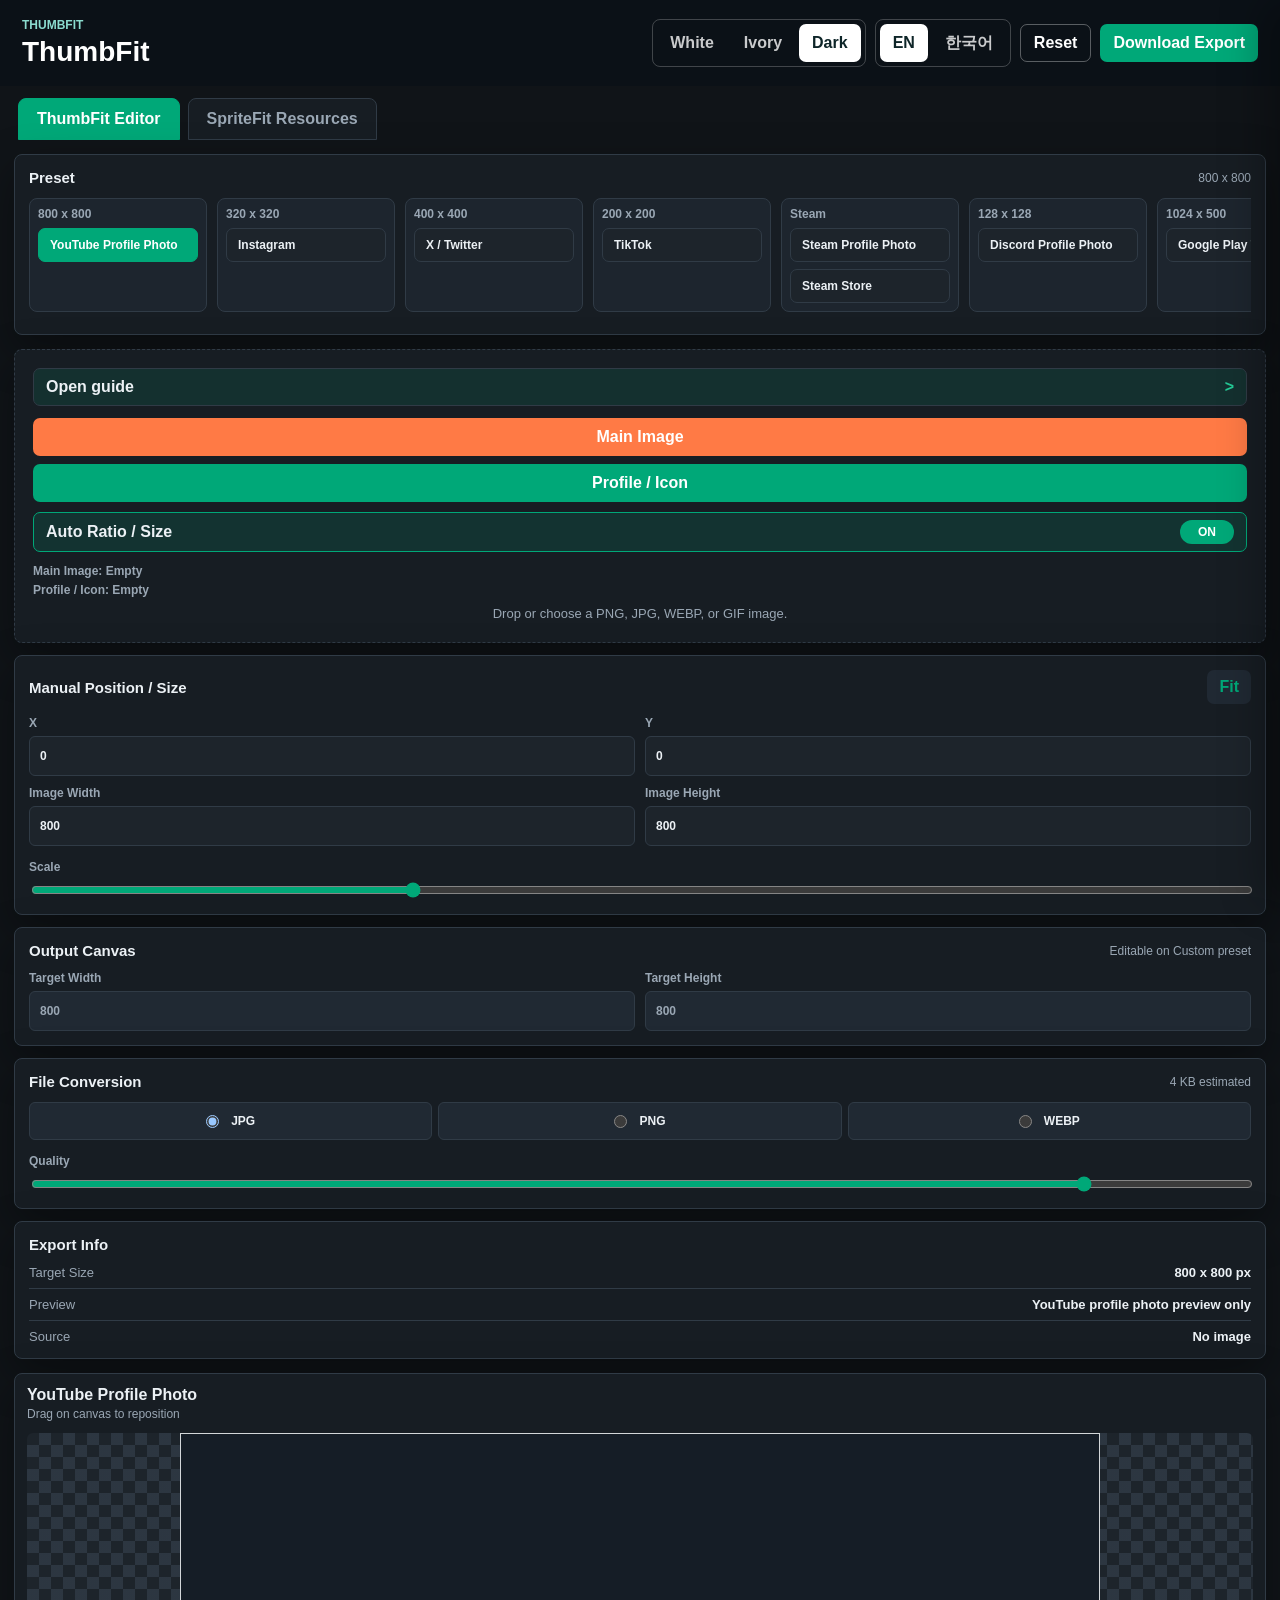
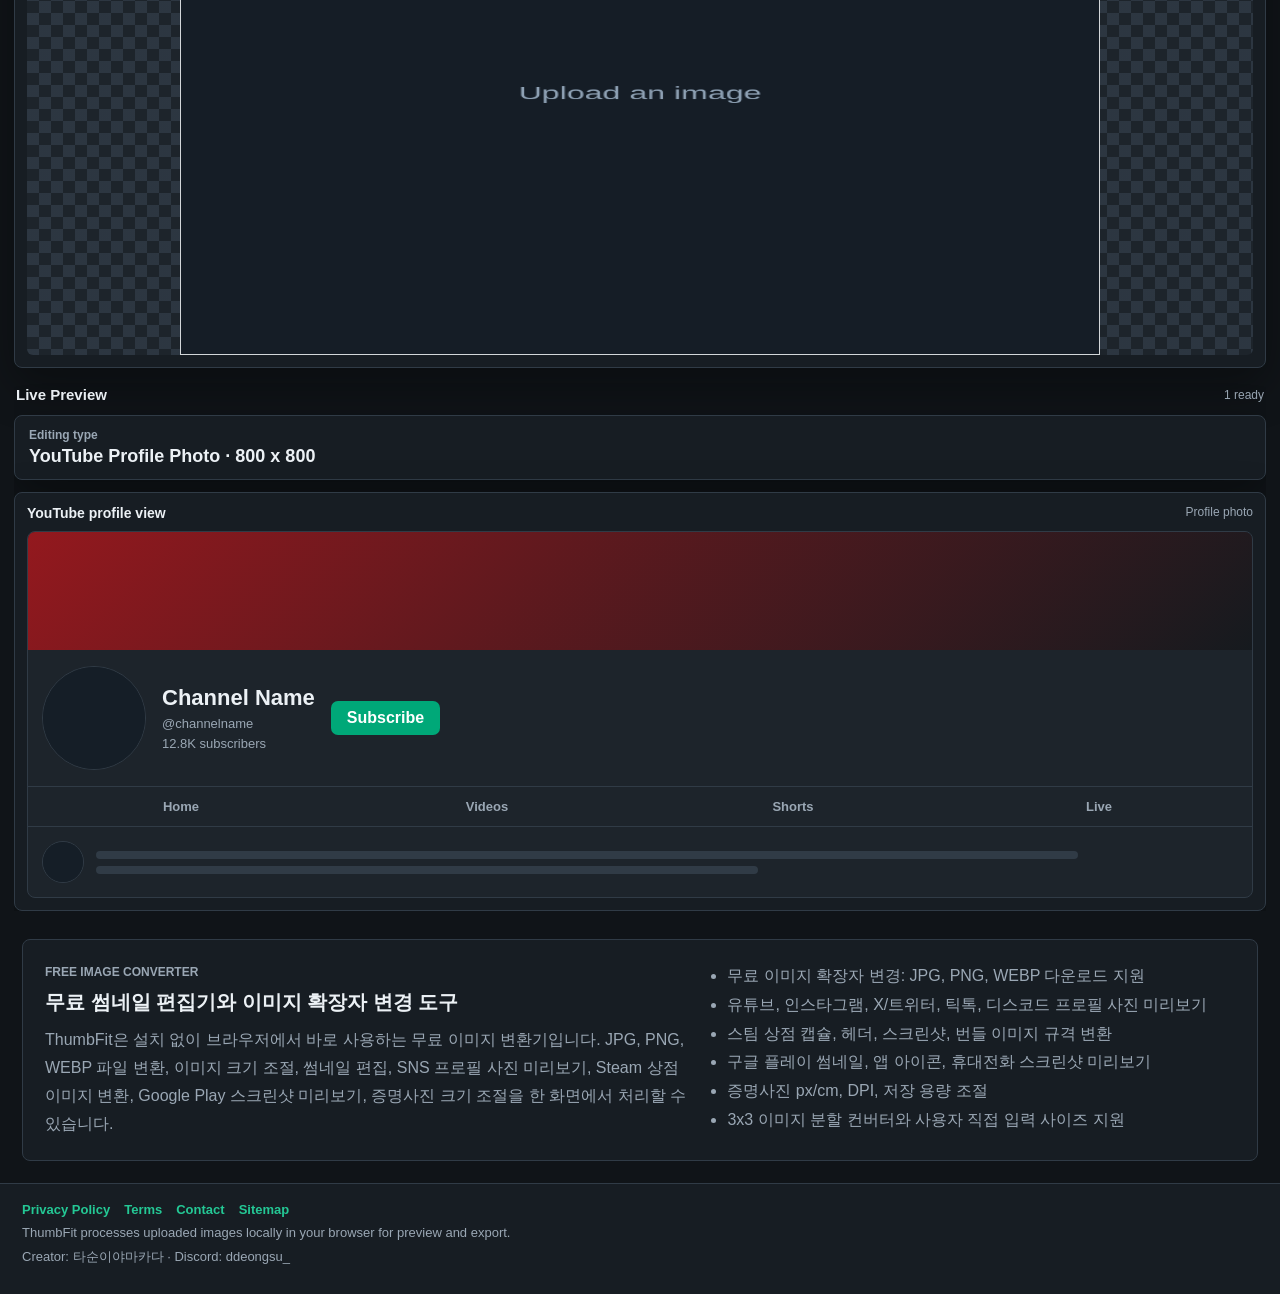
<file: index.html>
<!doctype html>
<html lang="en">
  <head>
    <meta charset="utf-8">
    <meta name="viewport" content="width=device-width, initial-scale=1">
    <meta name="description" content="Free image converter and thumbnail editor. 무료 이미지 확장자 변경, 썸네일 편집기, 프로필 사진 미리보기, 이미지 크기 조절, JPG PNG WEBP 변환, Steam, Google Play, YouTube, Instagram, X, TikTok, Discord, 증명사진 편집을 브라우저에서 바로 처리합니다.">
    <meta name="google-site-verification" content="jRYwwNgMJ1QjmD5E3f8bFfAoU3kY9Cso9jX7HHzVXDA">
    <meta name="naver-site-verification" content="f6914a6bfcd2d42c911c6e9653a6bc9760baacd3">
    <meta name="robots" content="index, follow">
    <meta name="author" content="ThumbFit">
    <meta name="keywords" content="무료 이미지 변환, 이미지 확장자 변경, 썸네일 편집기, 무료 썸네일 만들기, 이미지 크기 조절, 프로필 사진 미리보기, JPG PNG 변환, WEBP 변환, 유튜브 프로필 사진, 인스타그램 프로필 사진, X 트위터 프로필 사진, 틱톡 프로필 사진, 디스코드 프로필 사진, 스팀 상점 이미지, 구글 플레이 스크린샷, 증명사진 크기 조절, thumbnail editor, image converter, profile picture preview, Steam store assets, Google Play screenshots, ID photo resize">
    <meta name="theme-color" content="#101418">
    <meta property="og:type" content="website">
    <meta property="og:title" content="ThumbFit - 무료 썸네일 편집기 및 이미지 변환기">
    <meta property="og:description" content="무료 이미지 확장자 변경, 썸네일 편집, 프로필 사진 미리보기, Steam 상점 이미지, Google Play 스크린샷, 증명사진 크기 조절을 브라우저에서 바로 처리합니다.">
    <meta property="og:url" content="https://ezeditor.org/">
    <meta name="twitter:card" content="summary">
    <meta name="twitter:title" content="ThumbFit - 무료 이미지 변환기">
    <meta name="twitter:description" content="Free thumbnail editor and image converter for JPG, PNG, WEBP, SNS profiles, Steam, Google Play, and ID photos.">
    <title>ThumbFit - 무료 썸네일 편집기, 이미지 확장자 변경, 프로필 사진 미리보기</title>
    <script async src="https://pagead2.googlesyndication.com/pagead/js/adsbygoogle.js?client=ca-pub-1434338615203147" crossorigin="anonymous"></script>
    <link rel="stylesheet" href="styles.css">
    <script type="application/ld+json">
      {
        "@context": "https://schema.org",
        "@type": "SoftwareApplication",
        "name": "ThumbFit",
        "alternateName": "무료 썸네일 편집기 및 이미지 변환기",
        "applicationCategory": "DesignApplication",
        "operatingSystem": "Web",
        "description": "A free browser-based image converter and thumbnail editor for resizing, previewing, converting, and downloading thumbnails, SNS profile photos, Steam store assets, Google Play screenshots, ID photos, and custom image sizes.",
        "featureList": [
          "무료 이미지 확장자 변경",
          "JPG, PNG, WEBP 이미지 변환",
          "썸네일 편집 및 이미지 크기 조절",
          "유튜브, 인스타그램, X, 틱톡, 디스코드 프로필 사진 미리보기",
          "스팀 상점 에셋 변환",
          "구글 플레이 스크린샷 및 썸네일 미리보기",
          "증명사진 크기 조절",
          "3x3 이미지 분할 컨버터"
        ],
        "offers": {
          "@type": "Offer",
          "price": "0",
          "priceCurrency": "USD"
        }
      }
    </script>
  </head>
  <body data-theme="dark">
    <header class="app-header">
      <div>
        <p class="eyebrow">ThumbFit</p>
        <h1 data-i18n="appTitle">ThumbFit</h1>
      </div>
      <div class="header-actions">
        <div class="mini-switch" aria-label="Theme selector">
          <button class="switch-button" type="button" data-theme-option="white" data-i18n="themeWhite">White</button>
          <button class="switch-button" type="button" data-theme-option="ivory" data-i18n="themeIvory">Ivory</button>
          <button class="switch-button is-active" type="button" data-theme-option="dark" data-i18n="themeDark">Dark</button>
        </div>
        <div class="mini-switch" aria-label="Language selector">
          <button class="switch-button is-active" type="button" data-lang-option="en">EN</button>
          <button class="switch-button" type="button" data-lang-option="ko">한국어</button>
        </div>
        <button class="ghost-button" id="resetButton" type="button" data-i18n="reset">Reset</button>
        <button class="primary-button" id="downloadButton" type="button" data-i18n="download">Download Export</button>
      </div>
    </header>

    <nav class="product-tabs" aria-label="Tool mode">
      <button class="product-tab is-active" type="button" data-product-tab="thumbnail">ThumbFit Editor</button>
      <button class="product-tab" type="button" data-product-tab="sprite">SpriteFit Resources</button>
    </nav>

    <main class="workspace" id="thumbnailTool" data-tool-panel="thumbnail">
      <section class="preset-topbar" aria-label="Preset selection">
        <div class="control-group">
          <div class="group-title">
            <h2 data-i18n="presetTitle">Preset</h2>
            <span id="presetMeta">1280 x 720</span>
          </div>
          <div id="presetButtons" class="preset-groups" aria-label="Preview presets"></div>
        </div>
      </section>

      <section class="tool-panel" aria-label="Editor controls">
        <div class="upload-zone" id="dropZone">
          <input id="fileInput" type="file" accept="image/png,image/jpeg,image/webp,image/gif" hidden>
          <input id="profileFileInput" type="file" accept="image/png,image/jpeg,image/webp,image/gif" hidden>
          <button class="guide-open-button" id="guideOpenButton" type="button" data-i18n="guideBadge">Open guide</button>
          <div class="upload-splits">
            <button class="upload-button" id="uploadButton" type="button" data-upload-slot="main" data-i18n="uploadMain">Main Image</button>
            <button class="upload-button secondary" id="profileUploadButton" type="button" data-upload-slot="profile" data-i18n="uploadProfile">Profile / Icon</button>
          </div>
          <button class="auto-fit-toggle is-active" id="autoFitButton" type="button" aria-pressed="true">
            <span data-i18n="autoFit">Auto Ratio / Size</span>
            <strong data-i18n="autoOn">ON</strong>
          </button>
          <div class="slot-statuses">
            <span id="mainSlotStatus" data-i18n="slotEmpty">Empty</span>
            <span id="profileSlotStatus" data-i18n="slotEmpty">Empty</span>
          </div>
          <p data-i18n="uploadHelp">Drop or choose a PNG, JPG, WEBP, or GIF image.</p>
        </div>

        <div class="control-group">
          <div class="group-title">
            <h2 data-i18n="manualTitle">Manual Position / Size</h2>
            <button class="text-button" id="fitButton" type="button" data-i18n="fit">Fit</button>
          </div>
          <div class="grid-controls">
            <label>X <input id="offsetX" type="number" step="1" value="0"></label>
            <label>Y <input id="offsetY" type="number" step="1" value="0"></label>
            <label><span data-i18n="imageWidth">Image Width</span><input id="imageWidth" type="number" step="1" min="1" value="1280"></label>
            <label><span data-i18n="imageHeight">Image Height</span><input id="imageHeight" type="number" step="1" min="1" value="720"></label>
          </div>
          <label class="range-label">
            <span data-i18n="scale">Scale</span>
            <input id="scaleRange" type="range" min="10" max="300" value="100">
          </label>
        </div>

        <div class="control-group">
          <div class="group-title">
            <h2 data-i18n="canvasTitle">Output Canvas</h2>
            <span data-i18n="canvasNote">Editable on Custom preset</span>
          </div>
          <div class="grid-controls">
            <label><span data-i18n="targetWidth">Target Width</span><input id="targetWidthInput" type="number" step="1" min="1" value="1280"></label>
            <label><span data-i18n="targetHeight">Target Height</span><input id="targetHeightInput" type="number" step="1" min="1" value="720"></label>
          </div>
        </div>

        <div class="control-group">
          <div class="group-title">
            <h2 data-i18n="formatTitle">File Conversion</h2>
            <span id="fileEstimate">-</span>
          </div>
          <div class="segmented" role="radiogroup" aria-label="File format">
            <label><input type="radio" name="format" value="image/jpeg" checked> JPG</label>
            <label><input type="radio" name="format" value="image/png"> PNG</label>
            <label><input type="radio" name="format" value="image/webp"> WEBP</label>
          </div>
          <label class="range-label">
            <span data-i18n="quality">Quality</span>
            <input id="qualityRange" type="range" min="40" max="100" value="92">
          </label>
        </div>

        <div class="control-group id-photo-panel" id="idPhotoPanel" hidden>
          <div class="group-title">
            <h2 data-i18n="idPhotoTitle">ID Photo</h2>
            <span data-i18n="idPhotoNote">Free upload and save size</span>
          </div>
          <div class="grid-controls">
            <label><span data-i18n="targetWidth">Target Width</span><input id="idPhotoWidth" type="number" min="1" step="1" value="103"></label>
            <label><span data-i18n="targetHeight">Target Height</span><input id="idPhotoHeight" type="number" min="1" step="1" value="132"></label>
            <label><span data-i18n="idPhotoUnit">Unit</span><select id="idPhotoUnit"><option value="px">px</option><option value="cm">cm</option></select></label>
            <label><span data-i18n="idPhotoDpi">DPI</span><input id="idPhotoDpi" type="number" min="72" step="1" value="300"></label>
            <label><span data-i18n="idPhotoMaxSize">Save Capacity</span><select id="idPhotoMaxSize"><option value="0">Original</option><option value="102400">100 KB</option><option value="307200">300 KB</option><option value="512000">500 KB</option><option value="1048576">1 MB</option></select></label>
            <label><span data-i18n="quality">Quality</span><input id="idPhotoQuality" type="range" min="40" max="100" value="92"></label>
          </div>
        </div>

        <div class="control-group">
          <div class="group-title">
            <h2 data-i18n="exportInfo">Export Info</h2>
          </div>
          <dl class="spec-list">
            <div><dt data-i18n="targetSizeLabel">Target Size</dt><dd id="targetSize">1280 x 720 px</dd></div>
            <div><dt data-i18n="previewLabel">Preview</dt><dd id="previewKind">YouTube video thumbnail</dd></div>
            <div><dt data-i18n="sourceLabel">Source</dt><dd id="sourceInfo">No image</dd></div>
          </dl>
        </div>
      </section>

      <section class="canvas-stage" aria-label="Editor canvas">
        <div class="stage-toolbar">
          <div class="stage-title-group">
            <strong id="stageTitle">YouTube Thumbnail</strong>
            <span data-i18n="dragHelp">Drag on canvas to reposition</span>
          </div>
          <div class="stage-tools" id="stageOrientationControls" hidden>
            <span data-i18n="orientationTitle">Google Play Mode</span>
            <div class="segmented compact" role="radiogroup" aria-label="Google Play orientation">
              <label><input type="radio" name="orientation" value="landscape" checked> <span data-i18n="landscape">Landscape</span></label>
              <label><input type="radio" name="orientation" value="portrait"> <span data-i18n="portrait">Portrait</span></label>
            </div>
          </div>
          <div class="stage-tools converter-export-tools" id="converterExportControls" hidden>
            <span data-i18n="converterExportTitle">Save target</span>
            <div class="segmented compact" role="radiogroup" aria-label="Converter export mode">
              <label><input type="radio" name="exportMode" value="single" checked> <span data-i18n="exportSingle">Profile photo</span></label>
              <label><input type="radio" name="exportMode" value="split3x3"> <span data-i18n="exportSplit">3x3 converter</span></label>
            </div>
          </div>
        </div>
        <div class="stage-steam-assets" id="steamStorePanel" hidden>
          <div class="group-title">
            <h2 data-i18n="steamStoreNote">Official asset sizes</h2>
            <span data-i18n="steamStoreTitle">Steam Store</span>
          </div>
          <div class="steam-asset-list" id="steamAssetButtons" aria-label="Steam store asset type"></div>
        </div>
        <div class="canvas-shell" id="canvasDropZone" data-upload-slot="main">
          <canvas id="editorCanvas" width="1280" height="720"></canvas>
        </div>
      </section>

      <aside class="preview-panel preview-panel-primary" aria-label="Primary live preview">
        <div class="preview-header">
          <h2 data-i18n="previewTitle">Live Preview</h2>
          <span id="previewCount">0 ready</span>
        </div>
        <div class="preview-asset-banner" id="previewAssetBanner">
          <span id="previewAssetLabel">Editing</span>
          <strong id="previewAssetTitle">YouTube Thumbnail</strong>
        </div>
        <div class="preview-primary" id="previewPrimary"></div>
      </aside>

      <section class="preview-panel preview-panel-secondary" aria-label="Additional live previews">
        <div class="preview-list" id="previewList"></div>
      </section>
    </main>

    <main class="sprite-workspace" id="spriteTool" data-tool-panel="sprite" hidden>
      <section class="sprite-panel">
        <div class="upload-zone sprite-upload-zone" id="spriteDropZone">
          <input id="spriteFileInput" type="file" accept="image/png,image/jpeg,image/webp,image/gif" hidden>
          <button class="upload-button" id="spriteUploadButton" type="button">Upload Sprite Image</button>
          <p>PNG, JPG, WEBP 이미지를 넣으면 투명 여백을 감지하고 목표 규격의 중앙으로 자동 정렬합니다.</p>
        </div>

        <div class="control-group">
          <div class="group-title">
            <h2>Engine / Tool Preset</h2>
            <span id="spritePresetMeta">64 x 64</span>
          </div>
          <div class="sprite-preset-grid" id="spritePresetButtons" aria-label="Sprite size presets"></div>
        </div>

        <div class="control-group">
          <div class="group-title">
            <h2>Frame Mapping</h2>
            <button class="text-button" id="spriteAutoButton" type="button">Auto center</button>
          </div>
          <div class="grid-controls">
            <label>Source W <input id="spriteSourceWidthInput" type="number" min="1" step="1" value="64"></label>
            <label>Source H <input id="spriteSourceHeightInput" type="number" min="1" step="1" value="64"></label>
            <label>Output W <input id="spriteWidthInput" type="number" min="1" step="1" value="64"></label>
            <label>Output H <input id="spriteHeightInput" type="number" min="1" step="1" value="64"></label>
            <label>Padding <input id="spritePaddingInput" type="number" min="0" step="1" value="4"></label>
            <label>Scale % <input id="spriteScaleInput" type="number" min="1" step="1" value="100"></label>
            <label>Preview Row <input id="spriteRowInput" type="number" min="1" step="1" value="1"></label>
            <label>Animation FPS <input id="spriteFpsInput" type="number" min="1" max="30" step="1" value="8"></label>
            <label>Canvas Zoom <input id="spriteZoomInput" type="number" min="25" max="800" step="25" value="100"></label>
          </div>
          <div class="sprite-guide-controls" aria-label="Sprite guide controls">
            <label class="check-row"><input id="spriteCellGuideInput" type="checkbox" checked> Cell border</label>
            <label class="check-row"><input id="spriteCenterGuideInput" type="checkbox" checked> Center guide</label>
            <label class="check-row"><input id="spriteFootGuideInput" type="checkbox" checked> Foot guide</label>
          </div>
        </div>

        <div class="control-group">
          <div class="group-title">
            <h2>Alignment</h2>
            <span id="spriteSourceInfo">No image</span>
          </div>
          <div class="segmented sprite-options">
            <label><input type="radio" name="spriteAnchor" value="center" checked> Center</label>
            <label><input type="radio" name="spriteAnchor" value="bottom"> Feet / Bottom</label>
          </div>
          <div class="segmented sprite-options">
            <label><input type="radio" name="spriteFit" value="contain" checked> Full visible</label>
            <label><input type="radio" name="spriteFit" value="cover"> Fill cell</label>
          </div>
          <label class="check-row"><input id="spriteTrimInput" type="checkbox" checked> Auto trim transparent border</label>
          <label class="check-row"><input id="spriteUniformScaleInput" type="checkbox" checked> Keep same character scale</label>
          <label class="check-row"><input id="spriteSmoothInput" type="checkbox" checked> Smooth preview for clean image quality</label>
        </div>

        <button class="primary-button sprite-download-button" id="spriteDownloadButton" type="button">Download Sprite PNG</button>
      </section>

      <section class="sprite-stage">
        <div class="stage-toolbar">
          <div class="stage-title-group">
            <strong>SpriteFit Auto Center</strong>
            <span id="spriteCanvasInfo">Cell 64 x 64 · Zoom 100%</span>
          </div>
        </div>
        <div class="sprite-canvas-wrap">
          <canvas id="spriteCanvas" width="64" height="64"></canvas>
        </div>
      </section>

      <aside class="sprite-preview-panel">
        <div class="preview-header">
          <h2>Action Row Preview</h2>
          <span id="spritePreviewStatus">waiting</span>
        </div>
        <div class="sprite-action-preview" id="spriteActionPreview">
          <canvas id="spriteAnimationCanvas" width="64" height="64"></canvas>
          <div class="sprite-transform-overlay" id="spriteTransformOverlay" aria-hidden="true"></div>
          <span id="spriteAnimationEmpty">Upload a sprite sheet to preview one action row.</span>
        </div>
        <div class="sprite-action-selector" id="spriteActionSelector" aria-label="Sprite action rows"></div>
        <div class="sprite-walk-preview" id="spriteWalkPreview"></div>
        <div class="sprite-transform-summary" id="spriteTransformSummary">
          Upload a sprite sheet to see how each frame is remapped.
        </div>
        <div class="sprite-info-card">
          <strong>What this fixes</strong>
          <p>서로 다른 크기의 리소스를 가져올 때 캐릭터가 한쪽으로 쏠리거나 이동 중 흔들리는 문제를 줄입니다. 투명 영역을 기준으로 실제 캐릭터 영역을 찾고, 목표 셀의 중앙 또는 발 기준 위치로 다시 배치합니다.</p>
        </div>
      </aside>
    </main>

    <section class="seo-content" data-tool-panel="thumbnail" aria-label="Supported image tools">
      <div>
        <p class="eyebrow">Free Image Converter</p>
        <h2>무료 썸네일 편집기와 이미지 확장자 변경 도구</h2>
        <p>
          ThumbFit은 설치 없이 브라우저에서 바로 사용하는 무료 이미지 변환기입니다.
          JPG, PNG, WEBP 파일 변환, 이미지 크기 조절, 썸네일 편집, SNS 프로필 사진 미리보기,
          Steam 상점 이미지 변환, Google Play 스크린샷 미리보기, 증명사진 크기 조절을 한 화면에서 처리할 수 있습니다.
        </p>
      </div>
      <ul class="seo-keyword-list">
        <li>무료 이미지 확장자 변경: JPG, PNG, WEBP 다운로드 지원</li>
        <li>유튜브, 인스타그램, X/트위터, 틱톡, 디스코드 프로필 사진 미리보기</li>
        <li>스팀 상점 캡슐, 헤더, 스크린샷, 번들 이미지 규격 변환</li>
        <li>구글 플레이 썸네일, 앱 아이콘, 휴대전화 스크린샷 미리보기</li>
        <li>증명사진 px/cm, DPI, 저장 용량 조절</li>
        <li>3x3 이미지 분할 컨버터와 사용자 직접 입력 사이즈 지원</li>
      </ul>
    </section>

    <footer class="site-footer">
      <nav aria-label="Site information">
        <a href="privacy.html">Privacy Policy</a>
        <a href="terms.html">Terms</a>
        <a href="contact.html">Contact</a>
        <a href="sitemap.xml">Sitemap</a>
      </nav>
      <p>ThumbFit processes uploaded images locally in your browser for preview and export.</p>
      <p>Creator: 타순이야마카다 · Discord: ddeongsu_</p>
    </footer>

    <div class="guide-overlay" id="guideOverlay" hidden></div>
    <aside class="guide-drawer" id="guideDrawer" aria-label="Service guide" aria-hidden="true">
      <div class="guide-drawer-head">
        <div>
          <span data-i18n="guideBadge">Open guide</span>
          <strong data-i18n="guideTitle">Thumbnail editor guide</strong>
        </div>
        <button class="guide-close-button" id="guideCloseButton" type="button" aria-label="Close guide">x</button>
      </div>
      <div class="guide-content">
        <section class="guide-block">
          <h2 data-i18n="guideFeatureTitle">What this editor does</h2>
          <p data-i18n="guideFeatureText">Create platform-ready images for profile photos, Steam store assets, Google Play listings, ID photos, and custom sizes. The live preview shows how the image will look before export.</p>
        </section>
        <section class="guide-block">
          <h2 data-i18n="guideHowTitle">Basic workflow</h2>
          <ol>
            <li data-i18n="guideHowStep1">Choose the platform or image type from the preset list.</li>
            <li data-i18n="guideHowStep2">Upload a main image, and upload a profile/icon image when the preset needs one.</li>
            <li data-i18n="guideHowStep3">Use auto ratio for one-touch fitting, or click the canvas image to drag and resize it manually.</li>
            <li data-i18n="guideHowStep4">Check the live preview, choose JPG, PNG, or WEBP, then download the finished file.</li>
          </ol>
        </section>
        <section class="guide-block">
          <h2 data-i18n="guideTabsTitle">Preset tabs explained</h2>
          <ul>
            <li data-i18n="guideTabYoutube">YouTube Profile: prepares a square channel profile image and shows a channel-style preview.</li>
            <li data-i18n="guideTabSns">Instagram, X, TikTok, Discord, Steam Profile: checks circular avatar cropping in realistic profile layouts.</li>
            <li data-i18n="guideTabSteam">Steam Store: converts artwork to official capsule, screenshot, background, and bundle header sizes with store-like previews.</li>
            <li data-i18n="guideTabPlay">Google Play: previews app icon, feature graphic, and phone screenshots in a Play Store listing style.</li>
            <li data-i18n="guideTabId">ID Photo: resizes a free-uploaded photo and lets you control pixel/cm size, DPI, quality, and target file capacity.</li>
            <li data-i18n="guideTabCustom">Custom Size: lets you enter your own width and height for ads, blogs, banners, or other uploads.</li>
          </ul>
        </section>
        <section class="guide-block">
          <h2 data-i18n="guideFaqTitle">Frequently asked questions</h2>
          <dl class="guide-faq">
            <dt data-i18n="guideFaqQ1">Are my uploaded images sent to a server?</dt>
            <dd data-i18n="guideFaqA1">No. Editing happens in your browser canvas, so the image is processed locally on this page.</dd>
            <dt data-i18n="guideFaqQ2">Why does auto ratio sometimes add a soft background?</dt>
            <dd data-i18n="guideFaqA2">When the original ratio is different from the target, the editor keeps the full image visible and fills the remaining area with a blurred background.</dd>
            <dt data-i18n="guideFaqQ3">Can I manually adjust the crop?</dt>
            <dd data-i18n="guideFaqA3">Yes. Click the image on the canvas, drag it to move, or drag the handles to resize it.</dd>
            <dt data-i18n="guideFaqQ4">Which file format should I download?</dt>
            <dd data-i18n="guideFaqA4">Use JPG for small store images, PNG for sharp logos or transparent-looking artwork, and WEBP when you want a compact modern file.</dd>
          </dl>
        </section>
        <section class="guide-block">
          <h2 data-i18n="guideTipTitle">Practical tips</h2>
          <ul>
            <li data-i18n="guideTip1">Start with an image larger than the target size to avoid blurry exports.</li>
            <li data-i18n="guideTip2">Keep faces, logos, and important text away from the edge because profile circles and store cards can crop corners.</li>
            <li data-i18n="guideTip3">For Steam assets, select the exact asset type first, then upload or refit the image so the canvas uses the correct official size.</li>
            <li data-i18n="guideTip4">Before downloading, check both the editor canvas and the live preview because each platform displays images differently.</li>
          </ul>
        </section>
      </div>
    </aside>

    <script src="app.js"></script>
  </body>
</html>
</file>
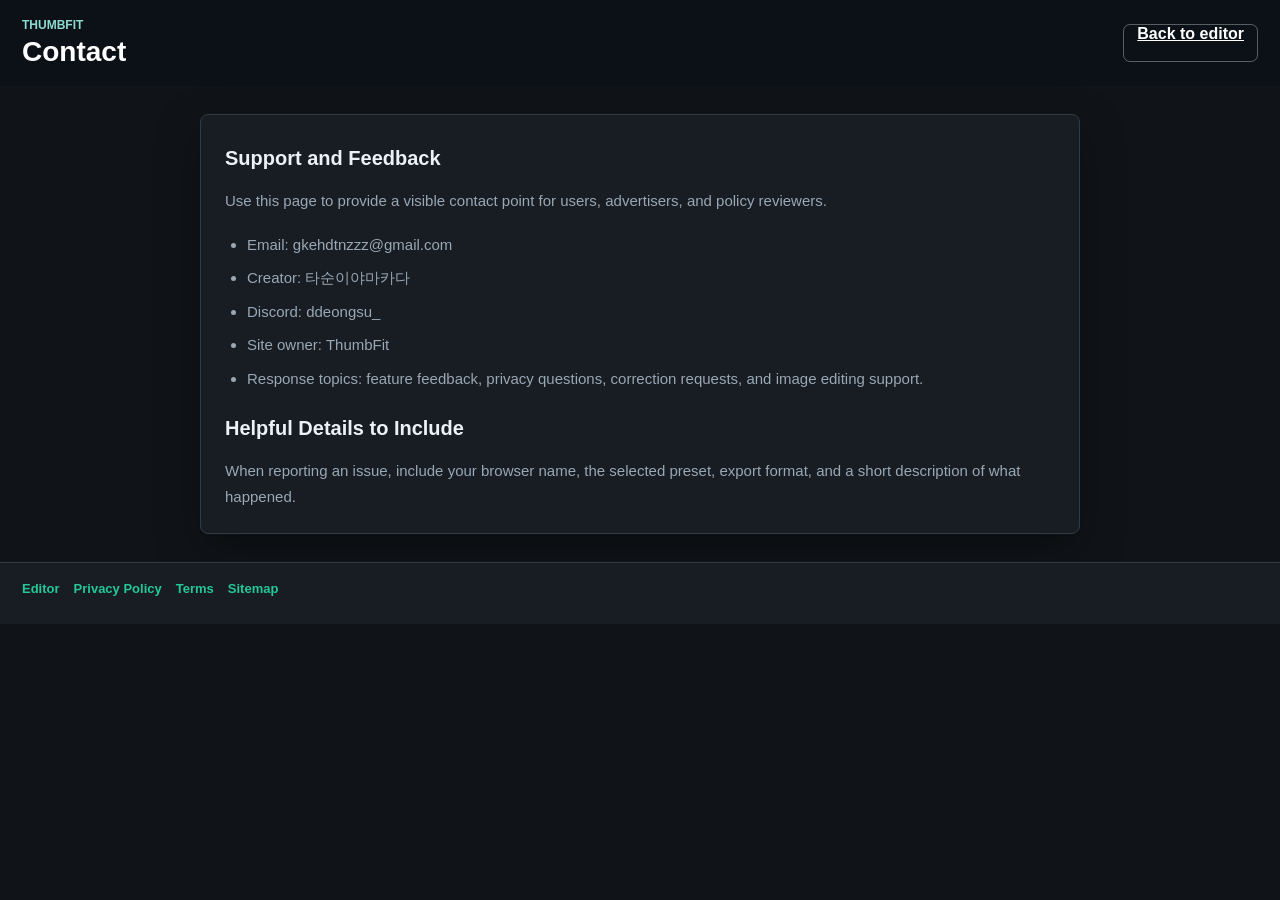
<file: contact.html>
<!doctype html>
<html lang="en">
  <head>
    <meta charset="utf-8">
    <meta name="viewport" content="width=device-width, initial-scale=1">
    <meta name="description" content="Contact ThumbFit for questions, feedback, and support.">
    <meta name="robots" content="index, follow">
    <title>Contact - ThumbFit</title>
    <link rel="stylesheet" href="styles.css">
  </head>
  <body class="static-page" data-theme="dark">
    <header class="app-header">
      <div>
        <p class="eyebrow">ThumbFit</p>
        <h1>Contact</h1>
      </div>
      <div class="header-actions">
        <a class="ghost-button" href="index.html">Back to editor</a>
      </div>
    </header>
    <main class="static-main">
      <h2>Support and Feedback</h2>
      <p>Use this page to provide a visible contact point for users, advertisers, and policy reviewers.</p>
      <ul>
        <li>Email: gkehdtnzzz@gmail.com</li>
        <li>Creator: 타순이야마카다</li>
        <li>Discord: ddeongsu_</li>
        <li>Site owner: ThumbFit</li>
        <li>Response topics: feature feedback, privacy questions, correction requests, and image editing support.</li>
      </ul>
      <h2>Helpful Details to Include</h2>
      <p>When reporting an issue, include your browser name, the selected preset, export format, and a short description of what happened.</p>
    </main>
    <footer class="site-footer">
      <nav aria-label="Site information">
        <a href="index.html">Editor</a>
        <a href="privacy.html">Privacy Policy</a>
        <a href="terms.html">Terms</a>
        <a href="sitemap.xml">Sitemap</a>
      </nav>
    </footer>
  </body>
</html>
</file>
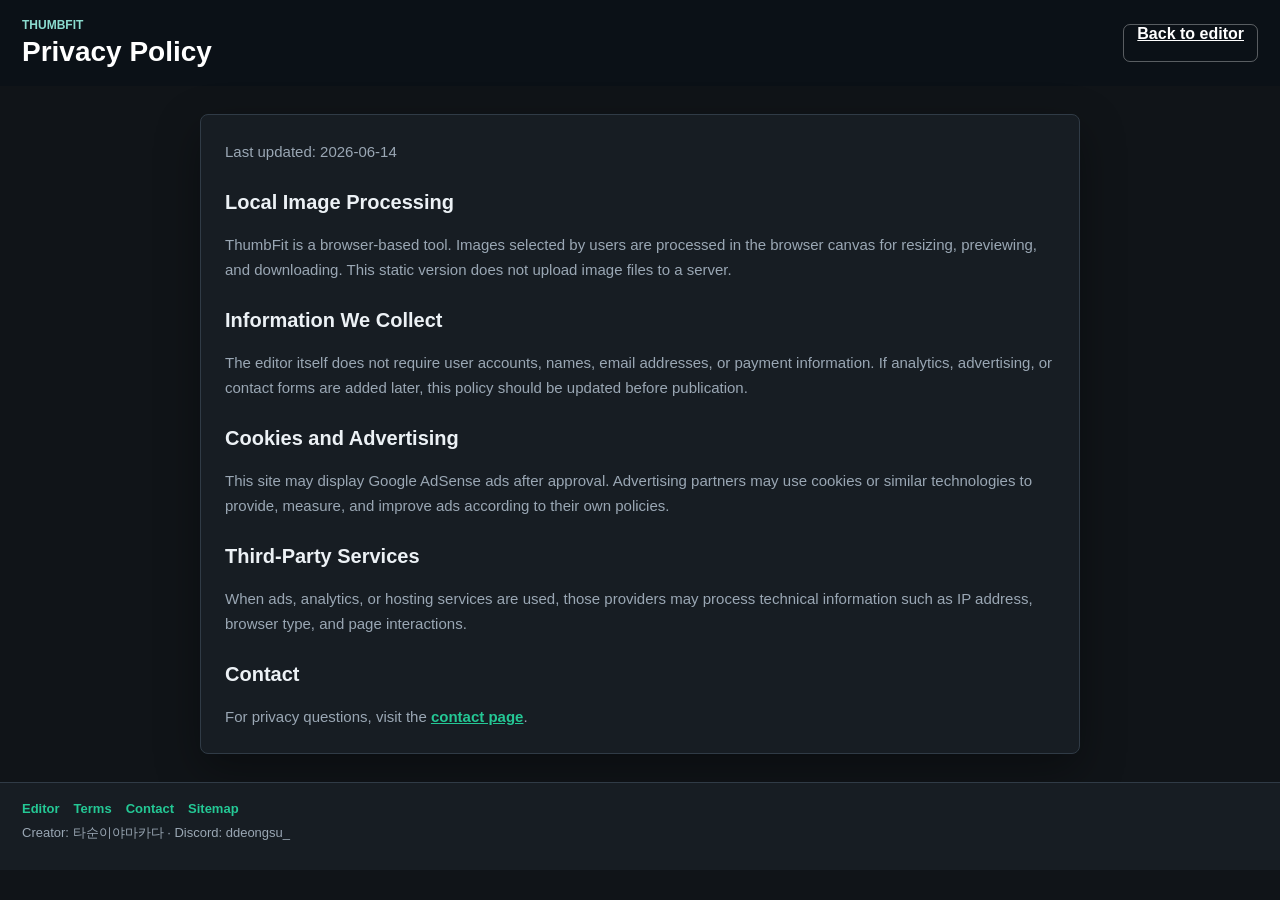
<file: privacy.html>
<!doctype html>
<html lang="en">
  <head>
    <meta charset="utf-8">
    <meta name="viewport" content="width=device-width, initial-scale=1">
    <meta name="description" content="Privacy Policy for ThumbFit. Learn how uploaded images and browser data are handled.">
    <meta name="robots" content="index, follow">
    <title>Privacy Policy - ThumbFit</title>
    <link rel="stylesheet" href="styles.css">
  </head>
  <body class="static-page" data-theme="dark">
    <header class="app-header">
      <div>
        <p class="eyebrow">ThumbFit</p>
        <h1>Privacy Policy</h1>
      </div>
      <div class="header-actions">
        <a class="ghost-button" href="index.html">Back to editor</a>
      </div>
    </header>
    <main class="static-main">
      <p>Last updated: 2026-06-14</p>
      <h2>Local Image Processing</h2>
      <p>ThumbFit is a browser-based tool. Images selected by users are processed in the browser canvas for resizing, previewing, and downloading. This static version does not upload image files to a server.</p>
      <h2>Information We Collect</h2>
      <p>The editor itself does not require user accounts, names, email addresses, or payment information. If analytics, advertising, or contact forms are added later, this policy should be updated before publication.</p>
      <h2>Cookies and Advertising</h2>
      <p>This site may display Google AdSense ads after approval. Advertising partners may use cookies or similar technologies to provide, measure, and improve ads according to their own policies.</p>
      <h2>Third-Party Services</h2>
      <p>When ads, analytics, or hosting services are used, those providers may process technical information such as IP address, browser type, and page interactions.</p>
      <h2>Contact</h2>
      <p>For privacy questions, visit the <a href="contact.html">contact page</a>.</p>
    </main>
    <footer class="site-footer">
      <nav aria-label="Site information">
        <a href="index.html">Editor</a>
        <a href="terms.html">Terms</a>
        <a href="contact.html">Contact</a>
        <a href="sitemap.xml">Sitemap</a>
      </nav>
      <p>Creator: 타순이야마카다 · Discord: ddeongsu_</p>
    </footer>
  </body>
</html>
</file>
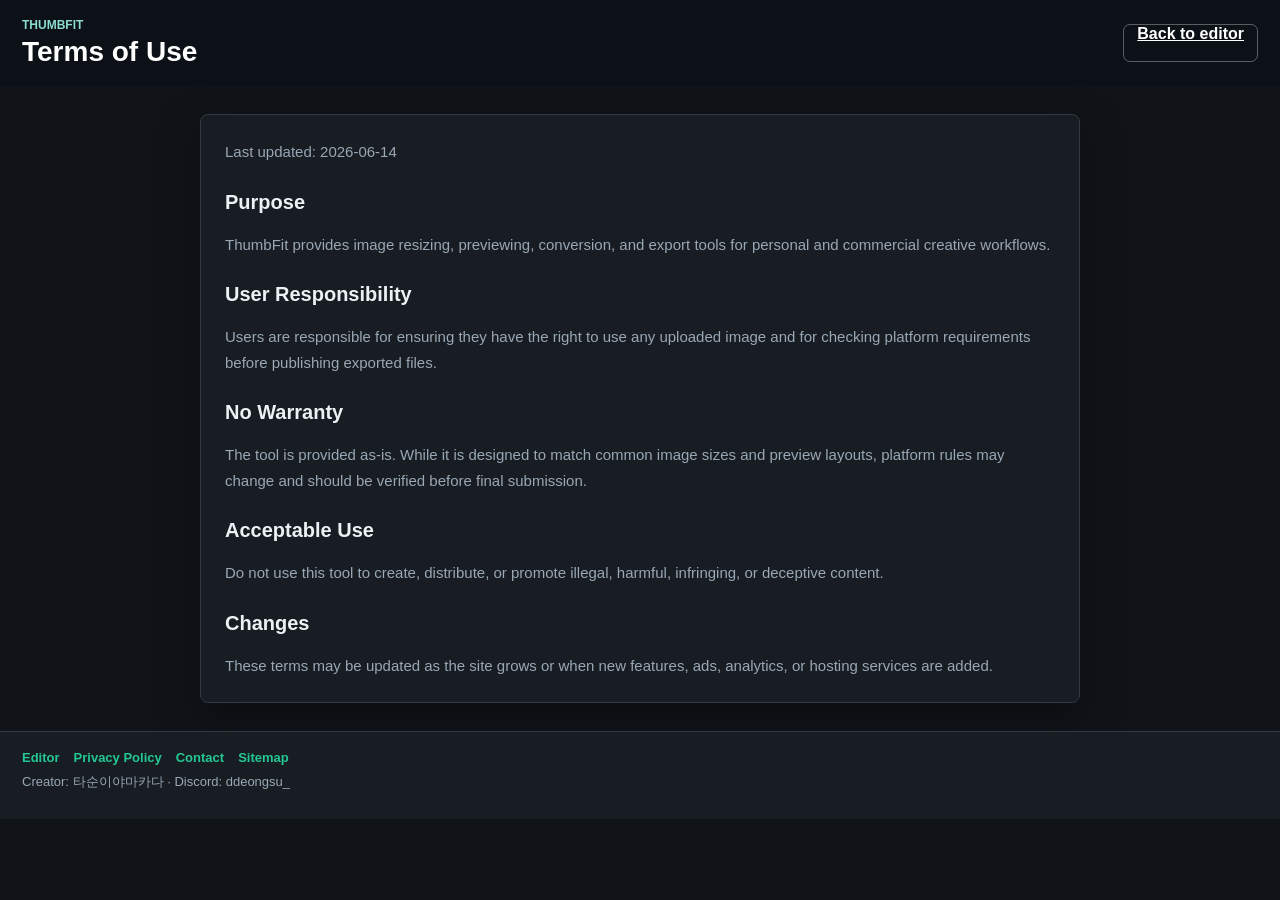
<file: terms.html>
<!doctype html>
<html lang="en">
  <head>
    <meta charset="utf-8">
    <meta name="viewport" content="width=device-width, initial-scale=1">
    <meta name="description" content="Terms of use for ThumbFit.">
    <meta name="robots" content="index, follow">
    <title>Terms of Use - ThumbFit</title>
    <link rel="stylesheet" href="styles.css">
  </head>
  <body class="static-page" data-theme="dark">
    <header class="app-header">
      <div>
        <p class="eyebrow">ThumbFit</p>
        <h1>Terms of Use</h1>
      </div>
      <div class="header-actions">
        <a class="ghost-button" href="index.html">Back to editor</a>
      </div>
    </header>
    <main class="static-main">
      <p>Last updated: 2026-06-14</p>
      <h2>Purpose</h2>
      <p>ThumbFit provides image resizing, previewing, conversion, and export tools for personal and commercial creative workflows.</p>
      <h2>User Responsibility</h2>
      <p>Users are responsible for ensuring they have the right to use any uploaded image and for checking platform requirements before publishing exported files.</p>
      <h2>No Warranty</h2>
      <p>The tool is provided as-is. While it is designed to match common image sizes and preview layouts, platform rules may change and should be verified before final submission.</p>
      <h2>Acceptable Use</h2>
      <p>Do not use this tool to create, distribute, or promote illegal, harmful, infringing, or deceptive content.</p>
      <h2>Changes</h2>
      <p>These terms may be updated as the site grows or when new features, ads, analytics, or hosting services are added.</p>
    </main>
    <footer class="site-footer">
      <nav aria-label="Site information">
        <a href="index.html">Editor</a>
        <a href="privacy.html">Privacy Policy</a>
        <a href="contact.html">Contact</a>
        <a href="sitemap.xml">Sitemap</a>
      </nav>
      <p>Creator: 타순이야마카다 · Discord: ddeongsu_</p>
    </footer>
  </body>
</html>
</file>
<file: styles.css>
:root {
  color-scheme: light;
  --bg: #f3f6f8;
  --panel: #ffffff;
  --panel-strong: #edf2f6;
  --text: #1f242a;
  --muted: #67727f;
  --line: #d9e1e8;
  --brand: #00875f;
  --brand-dark: #006f4f;
  --accent: #e86138;
  --shadow: 0 16px 40px rgba(22, 34, 45, 0.12);
  --mock-bg: #ffffff;
  --mock-soft: #f2f4f7;
}

body[data-theme="ivory"] {
  --bg: #f6f0e4;
  --panel: #fffaf0;
  --panel-strong: #efe5d2;
  --text: #2a251e;
  --muted: #746957;
  --line: #ded0ba;
  --brand: #0c7b65;
  --brand-dark: #075f4e;
  --accent: #bd5d2a;
  --shadow: 0 16px 40px rgba(92, 70, 42, 0.14);
  --mock-bg: #fffdf7;
  --mock-soft: #f3ead9;
}

body[data-theme="dark"] {
  color-scheme: dark;
  --bg: #101418;
  --panel: #171d23;
  --panel-strong: #202933;
  --text: #ecf1f5;
  --muted: #9aa7b4;
  --line: #303b46;
  --brand: #00a878;
  --brand-dark: #24c895;
  --accent: #ff7a45;
  --shadow: 0 16px 44px rgba(0, 0, 0, 0.34);
  --mock-bg: #1d242b;
  --mock-soft: #26313c;
}

* {
  box-sizing: border-box;
}

body {
  margin: 0;
  min-height: 100vh;
  overflow-x: hidden;
  background: var(--bg);
  color: var(--text);
  font-family: Inter, "Segoe UI", "Noto Sans KR", Arial, sans-serif;
}

button,
input,
select {
  font: inherit;
}

button {
  border: 0;
}

.app-header {
  display: flex;
  align-items: center;
  justify-content: space-between;
  gap: 18px;
  padding: 18px 22px;
  background: #0e2528;
  color: #fff;
}

body[data-theme="dark"] .app-header {
  background: #0b1117;
}

.eyebrow {
  margin: 0 0 4px;
  color: #8bdccf;
  font-size: 12px;
  font-weight: 800;
  letter-spacing: 0;
  text-transform: uppercase;
}

h1,
h2,
h3,
h4,
p {
  margin: 0;
}

h1 {
  font-size: 28px;
  line-height: 1.15;
}

h2 {
  font-size: 15px;
}

.header-actions {
  display: flex;
  align-items: center;
  justify-content: flex-end;
  gap: 9px;
  flex-wrap: wrap;
}

.product-tabs {
  display: flex;
  gap: 8px;
  padding: 12px 18px 0;
  background: var(--bg);
}

.product-tab {
  min-height: 42px;
  border: 1px solid var(--line);
  border-radius: 8px 8px 0 0;
  padding: 0 18px;
  background: var(--panel);
  color: var(--muted);
  cursor: pointer;
  font-weight: 900;
}

.product-tab.is-active {
  background: var(--brand);
  color: #fff;
  border-color: var(--brand);
}

.mini-switch {
  display: flex;
  align-items: center;
  gap: 4px;
  padding: 4px;
  border: 1px solid rgba(255, 255, 255, 0.22);
  border-radius: 8px;
}

.switch-button,
.primary-button,
.ghost-button,
.upload-button,
.text-button {
  min-height: 38px;
  border-radius: 7px;
  padding: 0 13px;
  cursor: pointer;
  font-weight: 800;
}

.switch-button {
  background: transparent;
  color: rgba(255, 255, 255, 0.78);
}

.switch-button.is-active {
  background: #fff;
  color: #0e2528;
}

.primary-button {
  background: var(--brand);
  color: #fff;
}

.primary-button:hover {
  background: var(--brand-dark);
}

.ghost-button {
  background: transparent;
  border: 1px solid rgba(255, 255, 255, 0.32);
  color: #fff;
}

body[data-active-tool="sprite"] #resetButton,
body[data-active-tool="sprite"] #downloadButton {
  display: none;
}

.text-button {
  min-height: 34px;
  padding: 0 12px;
  background: var(--panel-strong);
  color: var(--brand);
}

.workspace {
  display: grid;
  width: 100%;
  max-width: none;
  grid-template-columns: minmax(280px, 330px) minmax(520px, 1fr) minmax(360px, 520px);
  grid-template-areas:
    "preset preset preset"
    "tools canvas side-preview"
    "secondary-preview secondary-preview secondary-preview";
  gap: 14px;
  padding: 14px;
  min-height: calc(100vh - 82px);
}

.workspace[hidden] {
  display: none;
}

.seo-content[hidden] {
  display: none;
}

.sprite-workspace {
  display: grid;
  grid-template-columns: minmax(300px, 360px) minmax(430px, 1fr) minmax(280px, 360px);
  gap: 18px;
  padding: 18px;
  min-height: calc(100vh - 136px);
}

.sprite-workspace[hidden] {
  display: none;
}

.tool-panel,
.preview-panel,
.canvas-stage,
.preset-topbar,
.sprite-panel,
.sprite-stage,
.sprite-preview-panel {
  min-width: 0;
}

.tool-panel,
.preview-panel,
.sprite-panel,
.sprite-preview-panel {
  display: flex;
  flex-direction: column;
  gap: 12px;
}

.preset-topbar {
  grid-area: preset;
}

.tool-panel {
  grid-area: tools;
}

.canvas-stage {
  grid-area: canvas;
}

.preview-panel-primary {
  grid-area: side-preview;
}

.preview-panel-secondary {
  grid-area: secondary-preview;
}

.upload-zone,
.control-group,
.canvas-stage,
.preview-card,
.sprite-stage,
.sprite-preview-panel,
.sprite-info-card {
  background: var(--panel);
  border: 1px solid var(--line);
  border-radius: 8px;
  box-shadow: var(--shadow);
}

.upload-zone {
  padding: 18px;
  text-align: center;
  border-style: dashed;
}

.upload-zone.dragging {
  border-color: var(--brand);
  background: color-mix(in srgb, var(--brand) 12%, var(--panel));
}

.upload-zone.slot-dragging {
  border-color: var(--brand);
}

.sprite-upload-zone {
  display: grid;
  gap: 10px;
}

.sprite-preset-grid {
  display: grid;
  grid-template-columns: repeat(2, minmax(0, 1fr));
  gap: 8px;
}

.sprite-preset-button {
  min-height: 54px;
  border: 1px solid var(--line);
  border-radius: 8px;
  padding: 8px;
  background: var(--panel-strong);
  color: var(--text);
  cursor: pointer;
  text-align: left;
  font-weight: 900;
}

.sprite-preset-button span {
  display: block;
  margin-top: 3px;
  color: var(--muted);
  font-size: 12px;
  font-weight: 800;
}

.sprite-preset-button.is-active {
  border-color: var(--brand);
  color: #fff;
  background: var(--brand);
}

.sprite-preset-button.is-active span {
  color: rgba(255, 255, 255, 0.82);
}

.sprite-options {
  margin-top: 10px;
}

.sprite-guide-controls {
  display: grid;
  grid-template-columns: repeat(3, minmax(0, 1fr));
  gap: 8px;
  margin-top: 10px;
}

.sprite-guide-controls .check-row {
  min-height: 34px;
  margin-top: 0;
  border: 1px solid var(--line);
  border-radius: 7px;
  padding: 0 9px;
  background: var(--panel-strong);
}

.check-row {
  display: flex;
  align-items: center;
  gap: 9px;
  margin-top: 10px;
  color: var(--muted);
  font-size: 13px;
  font-weight: 800;
}

.sprite-download-button {
  width: 100%;
}

.sprite-stage {
  display: grid;
  grid-template-rows: auto minmax(220px, 1fr);
  overflow: hidden;
}

.sprite-canvas-wrap {
  display: flex;
  align-items: flex-start;
  justify-content: flex-start;
  min-height: 260px;
  max-height: min(72vh, 760px);
  padding: 10px;
  overflow: auto;
  background:
    linear-gradient(45deg, rgba(127, 145, 160, 0.18) 25%, transparent 25%),
    linear-gradient(-45deg, rgba(127, 145, 160, 0.18) 25%, transparent 25%),
    linear-gradient(45deg, transparent 75%, rgba(127, 145, 160, 0.18) 75%),
    linear-gradient(-45deg, transparent 75%, rgba(127, 145, 160, 0.18) 75%);
  background-size: 28px 28px;
  background-position: 0 0, 0 14px, 14px -14px, -14px 0;
}

.sprite-canvas-wrap.dragging {
  outline: 3px solid color-mix(in srgb, var(--brand) 60%, transparent);
  outline-offset: -6px;
}

#spriteCanvas {
  width: auto;
  height: auto;
  max-width: none;
  max-height: none;
  image-rendering: auto;
  border: 1px solid var(--line);
  background: transparent;
  box-shadow: var(--shadow);
  flex: 0 0 auto;
}

#spriteCanvas.is-pixelated {
  image-rendering: pixelated;
}

.sprite-preview-panel {
  padding: 14px;
}

.sprite-walk-preview {
  display: grid;
  grid-template-columns: repeat(auto-fit, minmax(74px, 1fr));
  gap: 8px;
  min-height: 120px;
}

.sprite-action-preview {
  position: relative;
  display: grid;
  place-items: center;
  min-height: 220px;
  padding: 14px;
  border: 1px solid var(--line);
  border-radius: 8px;
  background: var(--mock-soft);
  overflow: auto;
}

.sprite-action-preview span {
  color: var(--muted);
  font-size: 13px;
  font-weight: 800;
}

#spriteAnimationCanvas {
  display: none;
  width: min(100%, 320px);
  height: auto;
  max-height: 320px;
  border: 1px solid var(--line);
  border-radius: 8px;
  background:
    linear-gradient(45deg, rgba(127, 145, 160, 0.18) 25%, transparent 25%),
    linear-gradient(-45deg, rgba(127, 145, 160, 0.18) 25%, transparent 25%),
    linear-gradient(45deg, transparent 75%, rgba(127, 145, 160, 0.18) 75%),
    linear-gradient(-45deg, transparent 75%, rgba(127, 145, 160, 0.18) 75%);
  background-size: 20px 20px;
  background-position: 0 0, 0 10px, 10px -10px, -10px 0;
  image-rendering: auto;
}

.sprite-action-preview.is-playing #spriteAnimationCanvas {
  display: block;
}

.sprite-action-preview.is-playing span {
  display: none;
}

.sprite-transform-overlay {
  position: absolute;
  left: var(--overlay-x, 35%);
  top: var(--overlay-y, 35%);
  width: var(--overlay-w, 30%);
  height: var(--overlay-h, 30%);
  display: none;
  border: 2px solid rgba(255, 99, 51, 0.95);
  border-radius: 8px;
  background:
    radial-gradient(circle at center, rgba(255, 122, 48, 0.28), rgba(255, 55, 55, 0.1) 70%);
  box-shadow: 0 0 0 999px rgba(11, 17, 23, 0.18), 0 0 26px rgba(255, 88, 42, 0.38);
  pointer-events: none;
}

.sprite-action-selector {
  display: grid;
  grid-template-columns: repeat(auto-fit, minmax(62px, 1fr));
  gap: 8px;
}

.sprite-action-button {
  min-height: 34px;
  border: 1px solid var(--line);
  border-radius: 7px;
  padding: 0 10px;
  background: var(--panel-strong);
  color: var(--text);
  cursor: pointer;
  font-weight: 900;
}

.sprite-action-button.is-active {
  border-color: color-mix(in srgb, #ff6a33 70%, var(--brand));
  background: linear-gradient(135deg, rgba(255, 105, 50, 0.86), rgba(255, 53, 72, 0.72));
  color: #fff;
}

.sprite-action-gap {
  display: grid;
  place-items: center;
  min-height: 34px;
  color: var(--muted);
  font-weight: 900;
}

.sprite-transform-summary {
  border: 1px solid color-mix(in srgb, #ff6a33 35%, var(--line));
  border-radius: 8px;
  padding: 12px;
  background: linear-gradient(135deg, rgba(255, 108, 50, 0.12), rgba(255, 51, 90, 0.08));
  color: var(--muted);
  font-size: 12px;
  font-weight: 800;
  line-height: 1.55;
}

.sprite-transform-summary strong {
  color: var(--text);
}

.sprite-preview-panel.is-pixelated #spriteAnimationCanvas,
.sprite-preview-panel.is-pixelated .sprite-action-strip img,
.sprite-preview-panel.is-pixelated .sprite-step img {
  image-rendering: pixelated;
}

.sprite-action-strip {
  display: flex;
  align-items: end;
  gap: 10px;
  padding: 14px;
  max-width: 100%;
}

.sprite-action-strip img {
  width: auto;
  height: auto;
  max-width: 180px;
  max-height: 180px;
  image-rendering: auto;
  border: 1px solid var(--line);
  border-radius: 6px;
  background: transparent;
}

.sprite-step {
  display: grid;
  place-items: end center;
  min-height: 112px;
  border: 1px dashed color-mix(in srgb, var(--brand) 55%, var(--line));
  border-radius: 8px;
  background: var(--mock-soft);
  overflow: hidden;
}

.sprite-step img {
  max-width: 86%;
  max-height: 90%;
  image-rendering: auto;
}

.sprite-step:nth-child(2),
.sprite-step:nth-child(4) {
  transform: translateY(-6px);
}

.sprite-info-card {
  display: grid;
  gap: 8px;
  padding: 14px;
  color: var(--muted);
  line-height: 1.65;
}

.sprite-info-card strong {
  color: var(--text);
}

.guide-open-button {
  display: flex;
  align-items: center;
  justify-content: space-between;
  width: 100%;
  min-height: 38px;
  margin-bottom: 12px;
  border: 1px solid var(--line);
  border-radius: 7px;
  padding: 0 12px;
  background: color-mix(in srgb, var(--brand) 14%, var(--panel));
  color: var(--text);
  cursor: pointer;
  font-weight: 900;
}

.guide-open-button::after {
  content: ">";
  color: var(--brand-dark);
}

.guide-overlay {
  position: fixed;
  inset: 0;
  z-index: 40;
  background: rgba(0, 0, 0, 0.48);
}

.guide-overlay[hidden] {
  display: none;
}

.guide-drawer {
  position: fixed;
  top: 0;
  right: 0;
  z-index: 41;
  display: grid;
  grid-template-rows: auto minmax(0, 1fr);
  width: min(560px, calc(100vw - 24px));
  height: 100vh;
  border-left: 1px solid var(--line);
  background: var(--panel);
  box-shadow: -18px 0 40px rgba(0, 0, 0, 0.28);
  transform: translateX(100%);
  transition: transform 180ms ease;
}

.guide-drawer.is-open {
  transform: translateX(0);
}

.guide-drawer-head {
  display: flex;
  align-items: center;
  justify-content: space-between;
  gap: 12px;
  padding: 20px 22px;
  border-bottom: 1px solid var(--line);
}

.guide-drawer-head div {
  display: grid;
  gap: 4px;
}

.guide-drawer-head span {
  color: var(--brand);
  font-size: 12px;
  font-weight: 900;
}

.guide-drawer-head strong {
  color: var(--text);
  font-size: 24px;
  line-height: 1.2;
}

.guide-close-button {
  width: 40px;
  height: 40px;
  border-radius: 7px;
  background: var(--panel-strong);
  color: var(--text);
  cursor: pointer;
  font-weight: 900;
}

.guide-content {
  display: grid;
  gap: 14px;
  align-content: start;
  overflow: auto;
  padding: 18px 22px 24px;
}

.guide-block {
  display: grid;
  gap: 10px;
  min-width: 0;
  padding: 14px;
  border: 1px solid var(--line);
  border-radius: 7px;
  background: var(--mock-bg);
}

.guide-block h2 {
  color: var(--text);
  font-size: 16px;
  line-height: 1.35;
}

.guide-block p,
.guide-block li,
.guide-faq dd,
.guide-faq dt {
  color: var(--muted);
  font-size: 14px;
  line-height: 1.65;
}

.guide-block ol,
.guide-block ul,
.guide-faq {
  display: grid;
  gap: 8px;
  margin: 0;
  padding-left: 20px;
}

.guide-faq {
  padding-left: 0;
}

.guide-faq dt {
  color: var(--text);
  font-weight: 900;
}

.guide-faq dd {
  margin: -4px 0 8px;
}

.upload-button {
  width: 100%;
  margin-bottom: 10px;
  background: var(--accent);
  color: #fff;
}

.upload-button.secondary {
  background: var(--brand);
}

.upload-splits {
  display: grid;
  grid-template-columns: 1fr;
  gap: 8px;
}

.upload-splits .upload-button {
  margin-bottom: 0;
}

.upload-splits .upload-button.dragging {
  outline: 3px solid color-mix(in srgb, var(--brand) 45%, transparent);
  outline-offset: 2px;
  filter: brightness(1.08);
}

.auto-fit-toggle {
  display: flex;
  align-items: center;
  justify-content: space-between;
  gap: 12px;
  width: 100%;
  min-height: 40px;
  margin-top: 10px;
  border: 1px solid var(--line);
  border-radius: 7px;
  padding: 0 12px;
  background: var(--panel-strong);
  color: var(--muted);
  cursor: pointer;
  font-weight: 900;
}

.auto-fit-toggle strong {
  min-width: 54px;
  border-radius: 999px;
  padding: 5px 10px;
  background: #5f6b76;
  color: #fff;
  font-size: 12px;
  text-align: center;
}

.auto-fit-toggle.is-active {
  border-color: var(--brand);
  background: color-mix(in srgb, var(--brand) 16%, var(--panel));
  color: var(--text);
}

.auto-fit-toggle.is-active strong {
  background: var(--brand);
  color: #fff;
}

.slot-statuses {
  display: grid;
  gap: 5px;
  margin: 12px 0 8px;
  color: var(--muted);
  font-size: 12px;
  font-weight: 800;
  text-align: left;
}

.upload-zone p {
  color: var(--muted);
  font-size: 13px;
  line-height: 1.45;
}

.control-group {
  padding: 14px;
}

.preset-topbar .control-group {
  overflow: hidden;
}

.group-title,
.preview-header,
.stage-toolbar {
  display: flex;
  align-items: center;
  justify-content: space-between;
  gap: 12px;
}

.group-title span,
.preview-header span,
.stage-toolbar span,
.preview-meta {
  color: var(--muted);
  font-size: 12px;
}

select,
input[type="number"] {
  width: 100%;
  min-height: 40px;
  border: 1px solid var(--line);
  border-radius: 6px;
  background: var(--mock-bg);
  color: var(--text);
  padding: 0 10px;
}

input:disabled {
  background: var(--panel-strong);
  color: var(--muted);
  cursor: not-allowed;
}

.grid-controls {
  display: grid;
  grid-template-columns: repeat(2, minmax(0, 1fr));
  gap: 10px;
  margin-top: 12px;
}

label {
  display: grid;
  gap: 6px;
  color: var(--muted);
  font-size: 12px;
  font-weight: 800;
}

.range-label {
  margin-top: 14px;
}

input[type="range"] {
  width: 100%;
  accent-color: var(--brand);
}

.segmented {
  display: grid;
  grid-template-columns: repeat(3, 1fr);
  gap: 6px;
  margin-top: 12px;
}

.segmented.two {
  grid-template-columns: repeat(2, 1fr);
}

.segmented.compact {
  grid-template-columns: repeat(2, minmax(86px, 1fr));
  margin-top: 0;
}

.segmented label {
  display: flex;
  align-items: center;
  justify-content: center;
  min-height: 38px;
  border: 1px solid var(--line);
  border-radius: 6px;
  background: var(--panel-strong);
  color: var(--text);
}

.segmented input {
  margin: 0 6px 0 0;
}

.preset-groups {
  display: flex;
  max-width: 100%;
  gap: 10px;
  margin-top: 12px;
  overflow-x: auto;
  overflow-y: hidden;
  padding-bottom: 8px;
  scroll-snap-type: x proximity;
}

.preset-group {
  flex: 0 0 178px;
  display: grid;
  gap: 7px;
  align-content: start;
  scroll-snap-align: start;
  padding: 8px;
  border: 1px solid var(--line);
  border-radius: 8px;
  background: color-mix(in srgb, var(--panel-strong) 68%, var(--panel));
}

.preset-size {
  color: var(--muted);
  font-size: 12px;
  font-weight: 900;
}

.preset-button-row {
  display: grid;
  grid-template-columns: 1fr;
  gap: 7px;
}

.preset-button {
  min-height: 34px;
  border: 1px solid var(--line);
  border-radius: 7px;
  padding: 0 11px;
  background: var(--mock-bg);
  color: var(--text);
  cursor: pointer;
  font-size: 12px;
  font-weight: 900;
  text-align: left;
}

.preset-button.is-active {
  border-color: var(--brand);
  background: var(--brand);
  color: #fff;
}

.spec-list {
  display: grid;
  gap: 8px;
  margin: 12px 0 0;
}

.spec-list div {
  display: flex;
  justify-content: space-between;
  gap: 12px;
  padding-bottom: 8px;
  border-bottom: 1px solid var(--line);
}

.spec-list div:last-child {
  padding-bottom: 0;
  border-bottom: 0;
}

dt,
dd {
  margin: 0;
  font-size: 13px;
}

dt {
  color: var(--muted);
}

dd {
  text-align: right;
  font-weight: 800;
}

.canvas-stage {
  display: grid;
  grid-template-rows: auto minmax(0, 1fr);
  padding: 12px;
  overflow: hidden;
}

.stage-toolbar {
  flex-wrap: wrap;
  padding-bottom: 12px;
}

.stage-title-group {
  display: grid;
  gap: 3px;
}

.stage-tools {
  display: flex;
  align-items: center;
  gap: 10px;
}

.converter-export-tools {
  flex: 0 1 460px;
  justify-content: flex-end;
  margin-left: auto;
}

.converter-export-tools > span {
  flex: 0 0 auto;
  white-space: nowrap;
}

.converter-export-tools .segmented.compact {
  grid-template-columns: repeat(2, minmax(145px, 1fr));
  min-width: min(100%, 310px);
}

.converter-export-tools .segmented label {
  white-space: nowrap;
}

.stage-tools[hidden] {
  display: none;
}

.canvas-shell {
  display: grid;
  place-items: center;
  min-height: 380px;
  max-height: min(62vh, 700px);
  border-radius: 6px;
  background:
    linear-gradient(45deg, color-mix(in srgb, var(--line) 80%, transparent) 25%, transparent 25%),
    linear-gradient(-45deg, color-mix(in srgb, var(--line) 80%, transparent) 25%, transparent 25%),
    linear-gradient(45deg, transparent 75%, color-mix(in srgb, var(--line) 80%, transparent) 75%),
    linear-gradient(-45deg, transparent 75%, color-mix(in srgb, var(--line) 80%, transparent) 75%);
  background-color: var(--mock-bg);
  background-position: 0 0, 0 12px, 12px -12px, -12px 0;
  background-size: 24px 24px;
  overflow: auto;
}

.canvas-shell.dragging {
  outline: 3px solid color-mix(in srgb, var(--brand) 55%, transparent);
  outline-offset: 3px;
}

#editorCanvas {
  display: block;
  width: min(100%, 920px);
  height: auto;
  max-height: min(58vh, 660px);
  border: 1px solid rgba(15, 36, 48, 0.18);
  background: #fff;
  cursor: default;
  touch-action: none;
  user-select: none;
}

.preview-panel {
  overflow: hidden;
}

.preview-panel-secondary[hidden] {
  display: none;
}

.preview-primary {
  display: grid;
  gap: 12px;
}

.preview-header {
  padding: 4px 2px 0;
}

.preview-asset-banner {
  display: grid;
  gap: 4px;
  padding: 12px 14px;
  border: 1px solid var(--line);
  border-radius: 8px;
  background: var(--panel);
  box-shadow: var(--shadow);
}

.preview-asset-banner span {
  color: var(--muted);
  font-size: 12px;
  font-weight: 900;
}

.preview-asset-banner strong {
  color: var(--text);
  font-size: 18px;
}

.preview-list {
  display: grid;
  grid-template-columns: repeat(auto-fit, minmax(360px, 1fr));
  gap: 14px;
  overflow: visible;
}

.preview-card {
  padding: 14px;
}

.preview-panel-primary .preview-card {
  padding: 12px;
}

.preview-title {
  display: flex;
  justify-content: space-between;
  gap: 12px;
  margin-bottom: 10px;
}

.preview-title strong {
  font-size: 14px;
}

.mock {
  background: var(--mock-bg);
  border: 1px solid var(--line);
  border-radius: 8px;
  overflow: hidden;
}

.mock img,
.google-play-page img {
  display: block;
  width: 100%;
  height: 100%;
  object-fit: cover;
}

.mock-youtube .thumb {
  aspect-ratio: 16 / 9;
  background: var(--mock-soft);
}

.mock-row {
  display: flex;
  gap: 14px;
  padding: 14px;
}

.mock-avatar {
  width: 74px;
  height: 74px;
  flex: 0 0 74px;
  border-radius: 50%;
  overflow: hidden;
  background: var(--mock-soft);
}

.youtube-combined-row .mock-avatar {
  width: 92px;
  height: 92px;
  flex-basis: 92px;
}

.youtube-combined-row {
  align-items: center;
  border-bottom: 1px solid var(--line);
}

.youtube-combined-row button {
  margin-left: auto;
  background: var(--text);
  color: var(--panel);
}

.youtube-profile-preview button {
  min-height: 36px;
  border-radius: 999px;
  padding: 0 18px;
  background: var(--text);
  color: var(--panel);
  font-weight: 900;
}

.yt-profile-cover {
  height: 118px;
  background:
    linear-gradient(135deg, rgba(255, 0, 0, 0.5), rgba(20, 24, 28, 0.92)),
    var(--mock-soft);
}

.yt-profile-head {
  display: flex;
  align-items: center;
  gap: 16px;
  padding: 16px 14px;
  border-bottom: 1px solid var(--line);
}

.yt-profile-copy {
  display: grid;
  gap: 5px;
  min-width: 0;
}

.yt-profile-copy strong {
  color: var(--text);
  font-size: 22px;
}

.yt-profile-copy p {
  color: var(--muted);
  font-size: 13px;
}

.yt-profile-tabs {
  display: grid;
  grid-template-columns: repeat(4, 1fr);
  border-bottom: 1px solid var(--line);
  color: var(--muted);
  font-size: 13px;
  font-weight: 900;
  text-align: center;
}

.yt-profile-tabs span {
  padding: 12px 4px;
}

.yt-profile-row {
  display: flex;
  gap: 12px;
  padding: 14px;
}

.mock-lines {
  flex: 1;
  display: grid;
  align-content: center;
  gap: 7px;
}

.line {
  height: 8px;
  border-radius: 999px;
  background: var(--line);
}

.line.short {
  width: 58%;
}

.line.long {
  width: 86%;
}

.mock-phone {
  width: min(210px, 100%);
  margin: 0 auto;
  padding: 10px;
  border-radius: 24px;
  background: #111820;
}

.mock-phone .screen {
  aspect-ratio: 9 / 16;
  overflow: hidden;
  border-radius: 16px;
  background: var(--mock-soft);
}

.app-profile {
  color: var(--text);
}

.app-profile button {
  min-height: 34px;
  border-radius: 7px;
  padding: 0 16px;
  background: var(--brand);
  color: #fff;
  font-weight: 900;
}

.profile-topbar,
.yt-channel-top {
  padding: 14px;
}

.profile-topbar {
  display: flex;
  align-items: center;
  justify-content: space-between;
  border-bottom: 1px solid var(--line);
}

.profile-avatar {
  overflow: hidden;
  border-radius: 50%;
  background: var(--mock-soft);
  border: 1px solid var(--line);
}

.profile-avatar.xl {
  width: 104px;
  height: 104px;
  flex: 0 0 104px;
}

.profile-avatar.sm {
  width: 42px;
  height: 42px;
  flex: 0 0 42px;
}

.profile-avatar img {
  display: block;
  width: 100%;
  height: 100%;
  object-fit: cover;
}

.split-profile-preview {
  display: grid;
  grid-template-columns: minmax(260px, 1fr) minmax(220px, 0.78fr);
  gap: 14px;
  align-items: start;
}

.split-profile-preview > .mock {
  width: 100%;
}

.split-header-tool {
  display: grid;
  gap: 12px;
  padding: 14px;
  border: 1px solid var(--line);
  border-radius: 8px;
  background: var(--panel);
  box-shadow: var(--shadow);
}

.split-header-copy {
  display: grid;
  gap: 4px;
}

.split-header-copy strong {
  color: var(--text);
  font-size: 14px;
}

.split-header-copy p {
  color: var(--muted);
  font-size: 12px;
  line-height: 1.45;
}

.split-header-grid {
  display: grid;
  grid-template-columns: repeat(3, 1fr);
  gap: 3px;
  overflow: hidden;
  border-radius: 7px;
  background: var(--line);
}

.split-header-grid span {
  aspect-ratio: 1;
  background-size: 300% 300%;
  background-repeat: no-repeat;
  background-color: var(--mock-soft);
}

.split-header-preview .split-header-tool {
  box-shadow: none;
}

.profile-stats {
  display: grid;
  grid-template-columns: repeat(3, minmax(0, 1fr));
  gap: 10px;
  text-align: center;
}

.profile-stats span {
  display: grid;
  gap: 4px;
}

.profile-stats small,
.profile-bio p {
  color: var(--muted);
}

.profile-bio {
  display: grid;
  gap: 5px;
  padding: 0 14px 14px;
  font-size: 13px;
}

.profile-actions {
  display: grid;
  grid-template-columns: repeat(2, 1fr);
  gap: 8px;
  padding: 0 14px 14px;
}

.profile-actions button:nth-child(2),
.x-head button {
  background: var(--panel-strong);
  color: var(--text);
}

.ig-profile-head {
  display: flex;
  align-items: center;
  gap: 18px;
  padding: 16px 14px 12px;
}

.ig-grid,
.tiktok-grid {
  display: grid;
  gap: 3px;
  border-top: 1px solid var(--line);
}

.ig-grid {
  grid-template-columns: repeat(3, 1fr);
}

.ig-grid span,
.tiktok-grid span {
  aspect-ratio: 1;
  background: var(--mock-soft);
  overflow: hidden;
}

.ig-grid img,
.tiktok-grid img {
  width: 100%;
  height: 100%;
  object-fit: cover;
}

.x-cover {
  height: 118px;
  background: linear-gradient(135deg, var(--brand), var(--mock-soft));
}

.x-head {
  display: flex;
  align-items: flex-start;
  justify-content: space-between;
  padding: 0 14px;
  transform: translateY(-34px);
  margin-bottom: -24px;
}

.x-head .profile-avatar {
  border: 4px solid var(--mock-bg);
}

.x-head button {
  margin-top: 42px;
}

.x-stats {
  display: flex;
  gap: 16px;
  padding: 0 14px 14px;
  color: var(--muted);
  font-size: 13px;
}

.x-stats strong {
  color: var(--text);
}

.x-tabs {
  display: grid;
  grid-template-columns: repeat(3, 1fr);
  border-top: 1px solid var(--line);
  border-bottom: 1px solid var(--line);
  text-align: center;
  color: var(--muted);
  font-size: 13px;
  font-weight: 900;
}

.x-tabs span {
  padding: 12px 4px;
}

.x-post {
  display: flex;
  gap: 10px;
  padding: 14px;
}

.tiktok-profile-preview {
  max-width: 390px;
  margin: 0 auto;
}

.tiktok-center {
  display: grid;
  justify-items: center;
  gap: 9px;
  padding: 20px 14px;
  text-align: center;
}

.tiktok-center .profile-stats {
  width: 100%;
  margin: 6px 0;
}

.tiktok-grid {
  grid-template-columns: repeat(3, 1fr);
}

.steam-profile-preview {
  background: #17202b;
  color: #e8eef5;
}

.steam-cover {
  display: flex;
  align-items: flex-end;
  gap: 16px;
  min-height: 170px;
  padding: 18px;
  background:
    linear-gradient(135deg, rgba(102, 192, 244, 0.38), rgba(27, 40, 56, 0.92)),
    linear-gradient(45deg, #1b2838, #22384d);
}

.steam-avatar {
  width: 118px;
  height: 118px;
  flex: 0 0 118px;
  border: 3px solid #66c0f4;
  background: #0e141b;
  overflow: hidden;
}

.steam-avatar img,
.discord-avatar img {
  width: 100%;
  height: 100%;
  object-fit: cover;
}

.steam-title {
  display: grid;
  gap: 6px;
  padding-bottom: 8px;
}

.steam-title strong {
  font-size: 28px;
}

.steam-title span,
.steam-body p {
  color: #9bd4ff;
}

.steam-body {
  display: flex;
  align-items: center;
  justify-content: space-between;
  gap: 14px;
  padding: 16px 18px;
  background: rgba(0, 0, 0, 0.18);
}

.steam-level {
  font-weight: 900;
}

.steam-body button {
  background: #75b022;
  color: #fff;
}

.steam-showcase {
  display: grid;
  gap: 10px;
  margin: 18px;
  padding: 14px;
  background: rgba(0, 0, 0, 0.22);
  border: 1px solid rgba(102, 192, 244, 0.22);
}

.steam-game-card {
  height: 64px;
  background: linear-gradient(135deg, #29415a, #66c0f4);
}

.steam-line {
  height: 8px;
  border-radius: 999px;
  background: rgba(232, 238, 245, 0.22);
}

.steam-line.short {
  width: 58%;
}

.stage-steam-assets {
  display: grid;
  gap: 8px;
  padding: 10px;
  margin-bottom: 10px;
  border: 1px solid var(--line);
  border-radius: 8px;
  background: var(--panel);
}

.stage-steam-assets[hidden] {
  display: none;
}

.steam-asset-list {
  display: grid;
  grid-template-columns: repeat(auto-fit, minmax(120px, 1fr));
  gap: 7px;
}

.steam-asset-button {
  display: flex;
  align-items: center;
  justify-content: space-between;
  gap: 10px;
  min-height: 36px;
  border: 1px solid var(--line);
  border-radius: 7px;
  padding: 0 10px;
  background: var(--mock-bg);
  color: var(--text);
  cursor: pointer;
}

.steam-asset-button span {
  color: var(--muted);
  font-size: 11px;
  font-weight: 900;
}

.steam-focus-preview {
  display: grid;
  gap: 12px;
}

.steam-focus-slot {
  display: grid;
  place-items: center;
  width: 100%;
  max-height: 220px;
  overflow: hidden;
  border: 1px solid #31506b;
  border-radius: 6px;
  background: #0b141f;
}

.steam-focus-slot img {
  width: 100%;
  height: 100%;
  object-fit: cover;
}

.steam-focus-info {
  display: grid;
  gap: 5px;
  color: #dbe8f5;
}

.steam-focus-info span,
.steam-focus-info p {
  color: #9fb8cc;
  font-size: 12px;
  line-height: 1.45;
}

.steam-asset-button.is-active {
  border-color: #66c0f4;
  background: #1b2838;
  color: #fff;
}

.steam-asset-button.is-active span {
  color: #9bd4ff;
}

.steam-store-preview {
  overflow: hidden;
  border: 1px solid #27445d;
  border-radius: 8px;
  background: #0b141f;
  color: #dbe8f5;
}

.steam-store-topbar {
  display: flex;
  align-items: center;
  gap: 18px;
  padding: 12px 18px;
  background: #171a21;
  color: #dcdedf;
  font-size: 13px;
  font-weight: 900;
}

.steam-store-topbar strong {
  color: #66c0f4;
  font-size: 20px;
}

.steam-store-bluebar {
  display: flex;
  gap: 16px;
  padding: 9px 18px;
  background: linear-gradient(90deg, #214b73, #1b2838);
  color: #d7edf9;
  font-size: 12px;
  font-weight: 800;
}

.steam-release-shell {
  padding: 20px;
  background:
    radial-gradient(circle at 20% 0%, rgba(102, 192, 244, 0.2), transparent 34%),
    linear-gradient(180deg, #1b2838, #101822 68%, #0b141f);
}

.steam-release-shell h3 {
  margin-bottom: 12px;
  color: #fff;
  font-size: 24px;
  font-weight: 600;
}

.steam-release-main {
  display: grid;
  grid-template-columns: minmax(0, 1.45fr) minmax(240px, 0.75fr);
  gap: 14px;
}

.steam-release-media {
  min-width: 0;
}

.steam-release-screen {
  aspect-ratio: 16 / 9;
  background: #000;
  overflow: hidden;
  box-shadow: 0 18px 35px rgba(0, 0, 0, 0.35);
}

.steam-release-screen img,
.steam-header-capsule img,
.steam-release-thumbs img,
.steam-discovery-card img {
  width: 100%;
  height: 100%;
  object-fit: cover;
}

.steam-release-thumbs {
  display: grid;
  grid-template-columns: repeat(4, 1fr);
  gap: 6px;
  margin-top: 8px;
}

.steam-release-thumb {
  aspect-ratio: 16 / 9;
  overflow: hidden;
  border: 2px solid rgba(102, 192, 244, 0.28);
  background: #000;
}

.steam-release-side {
  display: grid;
  align-content: start;
  gap: 12px;
  padding: 12px;
  background: rgba(0, 0, 0, 0.22);
}

.steam-header-capsule {
  aspect-ratio: 920 / 430;
  overflow: hidden;
  background: #000;
}

.steam-release-side p,
.steam-release-side dd,
.steam-release-side dt {
  color: #acb8c4;
  font-size: 12px;
  line-height: 1.45;
}

.steam-release-side dl {
  display: grid;
  gap: 7px;
  margin: 0;
}

.steam-release-side dl div {
  display: grid;
  grid-template-columns: 70px 1fr;
  gap: 8px;
}

.steam-release-side dd {
  margin: 0;
  text-align: left;
  color: #66c0f4;
}

.steam-buy-box {
  display: flex;
  align-items: center;
  gap: 12px;
  margin-top: 16px;
  padding: 12px;
  background: rgba(0, 0, 0, 0.3);
}

.steam-price {
  margin-left: auto;
  color: #c7d5e0;
  font-weight: 900;
}

.steam-buy-box button {
  min-height: 34px;
  border-radius: 2px;
  padding: 0 14px;
  background: linear-gradient(90deg, #75b022, #588a1b);
  color: #fff;
  font-weight: 900;
}

.steam-discovery-row {
  display: grid;
  grid-template-columns: 1.3fr 0.55fr 0.75fr;
  gap: 12px;
  margin-top: 16px;
}

.steam-discovery-card {
  position: relative;
  min-height: 118px;
  overflow: hidden;
  background: #000;
}

.steam-discovery-card.is-large {
  aspect-ratio: 1232 / 706;
}

.steam-discovery-card.is-vertical {
  aspect-ratio: 748 / 896;
}

.steam-discovery-card.is-background {
  aspect-ratio: 1438 / 810;
}

.steam-discovery-card.is-bundle {
  aspect-ratio: 707 / 232;
}

.steam-discovery-card span {
  position: absolute;
  left: 8px;
  bottom: 8px;
  padding: 5px 7px;
  background: rgba(0, 0, 0, 0.72);
  color: #fff;
  font-size: 11px;
  font-weight: 900;
}

.steam-home-shell {
  padding: 20px;
  background:
    radial-gradient(circle at 18% 0%, rgba(102, 192, 244, 0.2), transparent 34%),
    linear-gradient(180deg, #1b2838, #101822 68%, #0b141f);
}

.steam-featured-section h3 {
  margin-bottom: 12px;
  color: #fff;
  font-size: 24px;
  font-weight: 600;
}

.steam-home-carousel {
  display: grid;
  grid-template-columns: minmax(0, 1.45fr) minmax(230px, 0.75fr);
  gap: 14px;
}

.steam-home-main {
  min-width: 0;
}

.steam-home-main-capsule {
  aspect-ratio: 1232 / 706;
  min-height: 250px;
  overflow: hidden;
  background: #000;
  box-shadow: 0 18px 35px rgba(0, 0, 0, 0.35);
}

.steam-home-shot-row {
  display: grid;
  grid-template-columns: repeat(4, 1fr);
  gap: 6px;
  margin-top: 8px;
}

.steam-home-shot {
  aspect-ratio: 16 / 9;
  overflow: hidden;
  border: 2px solid rgba(102, 192, 244, 0.28);
  background: #000;
}

.steam-home-info {
  display: grid;
  align-content: start;
  gap: 12px;
  padding: 12px;
  background: rgba(0, 0, 0, 0.24);
}

.steam-home-info strong {
  color: #fff;
  font-size: 22px;
}

.steam-home-info p {
  color: #acb8c4;
  font-size: 13px;
}

.steam-home-header-capsule {
  aspect-ratio: 920 / 430;
  overflow: hidden;
  background: #000;
}

.steam-home-tags {
  display: flex;
  flex-wrap: wrap;
  gap: 6px;
}

.steam-home-tags span {
  padding: 5px 7px;
  background: rgba(103, 193, 245, 0.16);
  color: #66c0f4;
  font-size: 11px;
  font-weight: 900;
}

.steam-home-price {
  justify-self: start;
  padding: 7px 10px;
  background: #000;
  color: #c7d5e0;
  font-weight: 900;
}

.steam-specials-section,
.steam-list-section {
  margin-top: 18px;
}

.steam-section-title {
  display: flex;
  align-items: center;
  justify-content: space-between;
  gap: 12px;
  margin-bottom: 10px;
}

.steam-section-title strong {
  color: #fff;
  font-size: 17px;
  font-weight: 700;
}

.steam-section-title span {
  color: #66c0f4;
  font-size: 12px;
  font-weight: 900;
}

.steam-specials-grid {
  display: grid;
  grid-template-columns: minmax(180px, 0.78fr) minmax(250px, 1.2fr) minmax(250px, 1.2fr) minmax(250px, 1.2fr);
  gap: 10px;
  align-items: start;
}

.steam-special-card {
  position: relative;
  min-height: 0;
  overflow: hidden;
  background: #000;
}

.steam-special-card.is-vertical {
  aspect-ratio: 748 / 896;
}

.steam-special-card.is-small {
  aspect-ratio: 462 / 174;
  width: 100%;
}

.steam-special-card.is-bundle {
  aspect-ratio: 707 / 232;
  width: 100%;
}

.steam-special-card.is-background {
  aspect-ratio: 1438 / 810;
  width: 100%;
}

.steam-home-list {
  display: grid;
  gap: 7px;
}

.steam-list-layout {
  display: grid;
  grid-template-columns: minmax(0, 2fr) minmax(260px, 0.86fr);
  gap: 16px;
  align-items: start;
}

.steam-list-row {
  display: grid;
  grid-template-columns: minmax(190px, 232px) minmax(0, 1fr) 62px 82px;
  align-items: center;
  gap: 10px;
  min-height: 92px;
  padding: 8px 10px;
  background: rgba(22, 40, 55, 0.86);
}

.steam-list-row.muted {
  opacity: 0.72;
}

.steam-list-row div:not(.steam-list-thumb) {
  display: grid;
  gap: 4px;
  min-width: 0;
}

.steam-list-row strong {
  color: #dfe8f0;
  font-size: 13px;
  white-space: nowrap;
  overflow: hidden;
  text-overflow: ellipsis;
}

.steam-list-row span {
  color: #8f98a0;
  font-size: 11px;
}

.steam-list-row em {
  padding: 4px 6px;
  background: #4c6b22;
  color: #a4d007;
  font-size: 12px;
  font-style: normal;
  font-weight: 900;
  text-align: center;
}

.steam-list-row b {
  color: #c7d5e0;
  font-size: 12px;
  text-align: right;
}

.steam-list-thumb {
  aspect-ratio: 462 / 174;
  overflow: hidden;
  background: #000;
}

.steam-list-detail {
  display: grid;
  gap: 10px;
  padding: 12px;
  background: rgba(22, 40, 55, 0.9);
}

.steam-list-detail strong {
  color: #fff;
  font-size: 18px;
}

.steam-list-detail p {
  color: #acb8c4;
  font-size: 12px;
}

.steam-detail-small-capsule {
  aspect-ratio: 462 / 174;
  min-height: 150px;
  overflow: hidden;
  background: #000;
}

.steam-home-main-capsule img,
.steam-home-shot img,
.steam-home-header-capsule img,
.steam-special-card img,
.steam-list-thumb img,
.steam-detail-small-capsule img {
  width: 100%;
  height: 100%;
  object-fit: cover;
}

.steam-release-screen.is-placeholder,
.steam-release-thumb.is-placeholder,
.steam-header-capsule.is-placeholder,
.steam-discovery-card.is-placeholder,
.steam-home-main-capsule.is-placeholder,
.steam-home-shot.is-placeholder,
.steam-home-header-capsule.is-placeholder,
.steam-special-card.is-placeholder,
.steam-list-thumb.is-placeholder,
.steam-detail-small-capsule.is-placeholder {
  display: grid;
  place-items: center;
  border: 1px dashed rgba(102, 192, 244, 0.38);
  background:
    linear-gradient(135deg, rgba(102, 192, 244, 0.08), rgba(0, 0, 0, 0.18)),
    #111b25;
}

.steam-release-screen.is-placeholder span,
.steam-release-thumb.is-placeholder span,
.steam-header-capsule.is-placeholder span,
.steam-discovery-card.is-placeholder span,
.steam-home-main-capsule.is-placeholder span,
.steam-home-shot.is-placeholder span,
.steam-home-header-capsule.is-placeholder span,
.steam-special-card.is-placeholder span,
.steam-list-thumb.is-placeholder span,
.steam-detail-small-capsule.is-placeholder span {
  position: static;
  padding: 0;
  background: transparent;
  color: #88a8c6;
  line-height: 1.35;
  text-align: center;
}

.steam-release-screen.is-selected,
.steam-release-thumb.is-selected,
.steam-header-capsule.is-selected,
.steam-discovery-card.is-selected,
.steam-home-main-capsule.is-selected,
.steam-home-shot.is-selected,
.steam-home-header-capsule.is-selected,
.steam-special-card.is-selected,
.steam-list-thumb.is-selected,
.steam-detail-small-capsule.is-selected {
  outline: 3px solid #66c0f4;
  outline-offset: -3px;
}

.discord-profile-preview {
  max-width: 420px;
  margin: 0 auto;
  background: #111214;
  color: #f2f3f5;
  border-color: #2b2d31;
}

.discord-banner {
  height: 118px;
  background: linear-gradient(135deg, #5865f2, #232428);
}

.discord-card {
  position: relative;
  display: grid;
  gap: 14px;
  padding: 58px 18px 18px;
  background: #232428;
}

.discord-avatar-wrap {
  position: absolute;
  top: -48px;
  left: 18px;
}

.discord-avatar {
  width: 104px;
  height: 104px;
  overflow: hidden;
  border-radius: 50%;
  border: 7px solid #232428;
  background: #111214;
}

.discord-status {
  position: absolute;
  right: 6px;
  bottom: 8px;
  width: 24px;
  height: 24px;
  border-radius: 50%;
  border: 5px solid #232428;
  background: #23a55a;
}

.discord-info {
  display: grid;
  gap: 4px;
}

.discord-info strong {
  font-size: 22px;
}

.discord-info p,
.discord-section p {
  color: #b5bac1;
}

.discord-section {
  display: grid;
  gap: 6px;
  padding-top: 10px;
  border-top: 1px solid #3f4147;
}

.discord-section span {
  color: #f2f3f5;
  font-size: 12px;
  font-weight: 900;
}

.discord-roles {
  display: flex;
  flex-wrap: wrap;
  gap: 7px;
}

.discord-roles span {
  padding: 6px 9px;
  border-radius: 999px;
  background: #313338;
  color: #dbdee1;
  font-size: 12px;
}

.discord-card button {
  background: #5865f2;
}

.google-play-page {
  background: var(--mock-bg);
  border: 1px solid var(--line);
  border-radius: 8px;
  padding: 24px;
  overflow: hidden;
}

.google-play-focus {
  display: grid;
  gap: 14px;
}

.play-page-header.compact {
  align-items: center;
  gap: 12px;
}

.play-page-header.compact .play-app-icon {
  width: 62px;
  border-radius: 14px;
}

.play-page-header.compact h3 {
  margin-bottom: 4px;
  font-size: 22px;
  line-height: 1.05;
}

.google-focus-hero {
  overflow: hidden;
  border: 1px solid var(--line);
  border-radius: 7px;
  background: var(--mock-soft);
  aspect-ratio: 16 / 9;
}

.google-focus-hero img {
  width: 100%;
  height: 100%;
  object-fit: cover;
}

.play-page-header {
  display: flex;
  align-items: flex-start;
  gap: 18px;
}

.play-app-icon {
  width: clamp(92px, 14vw, 140px);
  aspect-ratio: 1;
  flex: 0 0 auto;
  overflow: hidden;
  border-radius: 20px;
  background: var(--mock-soft);
  border: 1px solid var(--line);
}

.play-page-header h3 {
  margin-bottom: 12px;
  font-size: clamp(30px, 6vw, 58px);
  line-height: 0.95;
  letter-spacing: 0;
}

.play-page-header p {
  color: var(--muted);
  font-size: 13px;
  line-height: 1.55;
}

.play-page-header .developer {
  color: var(--brand);
  font-weight: 900;
}

.play-stats {
  display: flex;
  gap: 28px;
  margin-top: 26px;
}

.play-stats span {
  display: grid;
  gap: 5px;
  min-width: 80px;
}

.play-stats strong {
  font-size: 14px;
}

.play-stats small,
.play-about small {
  color: var(--muted);
}

.play-actions {
  display: flex;
  align-items: center;
  gap: 12px;
  flex-wrap: wrap;
  margin-top: 28px;
}

.play-actions button {
  min-height: 44px;
  border-radius: 7px;
  padding: 0 22px;
  border: 1px solid var(--line);
  background: var(--mock-bg);
  color: var(--brand);
  font-weight: 900;
}

.play-actions button:first-child {
  min-width: 176px;
  background: var(--brand);
  color: #fff;
}

.play-actions span {
  color: var(--brand);
  font-size: 13px;
  font-weight: 900;
}

.play-gallery {
  display: grid;
  grid-auto-flow: column;
  grid-auto-columns: minmax(220px, 48%);
  gap: 18px;
  margin-top: 46px;
  overflow-x: auto;
  padding-bottom: 4px;
  scroll-snap-type: x proximity;
}

.play-gallery > div {
  scroll-snap-align: start;
  overflow: hidden;
  border-radius: 8px;
  background: var(--mock-soft);
  border: 1px solid var(--line);
}

.play-hero-shot {
  aspect-ratio: 1024 / 500;
  grid-column: span 2;
}

.play-phone-shot {
  aspect-ratio: 9 / 16;
}

.google-play-page.is-portrait .play-gallery {
  grid-auto-columns: minmax(170px, 34%);
}

.google-play-page.is-portrait .play-hero-shot {
  aspect-ratio: 500 / 1024;
  grid-column: span 1;
}

.google-play-page.is-landscape .play-phone-shot {
  aspect-ratio: 16 / 9;
}

.play-about {
  margin-top: 34px;
}

.play-about h4 {
  margin-bottom: 16px;
  font-size: 22px;
}

.play-about h4 span {
  color: var(--muted);
  font-weight: 500;
}

.play-about p {
  color: var(--muted);
  font-size: 14px;
  line-height: 1.7;
}

.play-facts {
  display: grid;
  grid-template-columns: repeat(2, minmax(0, 1fr));
  gap: 18px;
  margin-top: 24px;
}

.play-facts span {
  display: grid;
  gap: 6px;
}

.id-photo-panel select {
  margin-top: 0;
}

.id-photo-preview {
  border: 1px solid var(--line);
  border-radius: 8px;
  background: var(--mock-bg);
  padding: 18px;
}

.id-photo-label {
  display: inline-block;
  width: 49%;
  color: var(--text);
  font-size: 13px;
  font-weight: 800;
  text-align: center;
}

.id-photo-body {
  display: grid;
  grid-template-columns: minmax(220px, 1fr) 42px minmax(160px, 0.7fr);
  gap: 18px;
  align-items: center;
  margin-top: 18px;
}

.id-photo-before,
.id-photo-after {
  display: grid;
  place-items: center;
  min-height: 260px;
  border: 1px solid var(--line);
  background: var(--panel);
  color: var(--muted);
  text-align: center;
  font-size: 13px;
}

.id-photo-before img {
  width: 100%;
  height: 100%;
  max-height: 320px;
  object-fit: contain;
}

.id-photo-after {
  min-height: 220px;
}

.id-photo-frame {
  width: min(70%, 180px);
  background: #fff;
  border: 1px solid var(--line);
  padding: 8px;
}

.id-photo-frame img {
  width: 100%;
  height: auto;
  display: block;
}

.id-photo-arrow {
  color: var(--muted);
  font-size: 44px;
  text-align: center;
}

.site-footer {
  display: grid;
  gap: 8px;
  padding: 18px 22px 28px;
  border-top: 1px solid var(--line);
  background: var(--panel);
  color: var(--muted);
  font-size: 13px;
}

.site-footer nav {
  display: flex;
  flex-wrap: wrap;
  gap: 14px;
}

.site-footer a {
  color: var(--brand-dark);
  font-weight: 900;
  text-decoration: none;
}

.seo-content {
  margin: 0 22px 22px;
  padding: 22px;
  border: 1px solid var(--line);
  border-radius: 8px;
  background: var(--panel);
  color: var(--text);
  display: grid;
  grid-template-columns: minmax(0, 1.1fr) minmax(280px, 0.9fr);
  gap: 22px;
}

.seo-content h2 {
  margin: 6px 0 10px;
  font-size: 20px;
}

.seo-content p {
  margin: 0;
  color: var(--muted);
  line-height: 1.75;
}

.seo-keyword-list {
  margin: 0;
  padding-left: 18px;
  color: var(--muted);
  line-height: 1.8;
}

.static-page {
  min-height: 100vh;
  background: var(--bg);
}

.static-main {
  display: grid;
  gap: 18px;
  width: min(880px, calc(100% - 32px));
  margin: 28px auto;
  padding: 24px;
  border: 1px solid var(--line);
  border-radius: 8px;
  background: var(--panel);
  box-shadow: var(--shadow);
}

.static-main h1 {
  font-size: 32px;
}

.static-main h2 {
  margin-top: 8px;
  font-size: 20px;
}

.static-main p,
.static-main li {
  color: var(--muted);
  font-size: 15px;
  line-height: 1.7;
}

.static-main ul {
  display: grid;
  gap: 8px;
  margin: 0;
  padding-left: 22px;
}

.static-main a {
  color: var(--brand-dark);
  font-weight: 900;
}

@media (max-width: 1280px) {
  .workspace {
    grid-template-columns: minmax(0, 1fr);
    grid-template-areas:
      "preset"
      "tools"
      "canvas"
      "side-preview"
      "secondary-preview";
  }

  .sprite-workspace {
    grid-template-columns: 330px minmax(0, 1fr);
  }

  .sprite-preview-panel {
    grid-column: 2;
  }

  .preview-list {
    grid-template-columns: 1fr;
    overflow: visible;
  }
}

@media (max-width: 780px) {
  .app-header,
  .workspace,
  .sprite-workspace {
    display: flex;
    flex-direction: column;
  }

  .app-header {
    align-items: stretch;
    padding: 16px;
  }

  h1 {
    font-size: 24px;
  }

  .header-actions,
  .preview-list {
    display: grid;
    grid-template-columns: 1fr;
  }

  .converter-export-tools {
    width: 100%;
    margin-left: 0;
    justify-content: stretch;
  }

  .converter-export-tools .segmented.compact {
    min-width: 0;
    width: 100%;
  }

  .mini-switch {
    justify-content: center;
  }

  .guide-drawer {
    width: 100vw;
  }

  .workspace {
    padding: 12px;
    min-height: auto;
  }

  .product-tabs {
    padding: 10px 12px 0;
    overflow-x: auto;
  }

  .product-tab {
    flex: 0 0 auto;
  }

  .sprite-workspace {
    padding: 12px;
  }

  .sprite-preset-grid,
  .sprite-walk-preview {
    grid-template-columns: 1fr;
  }

  .seo-content {
    margin: 0 12px 16px;
    grid-template-columns: 1fr;
  }

  .canvas-shell {
    min-height: 260px;
  }

  .play-gallery {
    grid-auto-columns: minmax(150px, 78%);
  }

  .play-stats,
  .play-facts {
    grid-template-columns: 1fr;
    flex-wrap: wrap;
  }

  .steam-release-main,
  .steam-discovery-row,
  .steam-home-carousel,
  .steam-list-layout,
  .steam-specials-grid {
    grid-template-columns: 1fr;
  }

  .steam-home-main-capsule {
    min-height: 180px;
  }

  .steam-home-shot-row {
    grid-template-columns: repeat(2, 1fr);
  }

  .steam-list-row {
    grid-template-columns: minmax(118px, 42%) minmax(0, 1fr);
  }

  .steam-list-row em,
  .steam-list-row b {
    justify-self: start;
  }

  .split-profile-preview {
    grid-template-columns: 1fr;
  }

  .id-photo-body {
    grid-template-columns: 1fr;
  }

  .id-photo-arrow {
    transform: rotate(90deg);
  }

  .id-photo-label {
    width: 100%;
    display: block;
    margin-top: 8px;
  }
}
</file>
